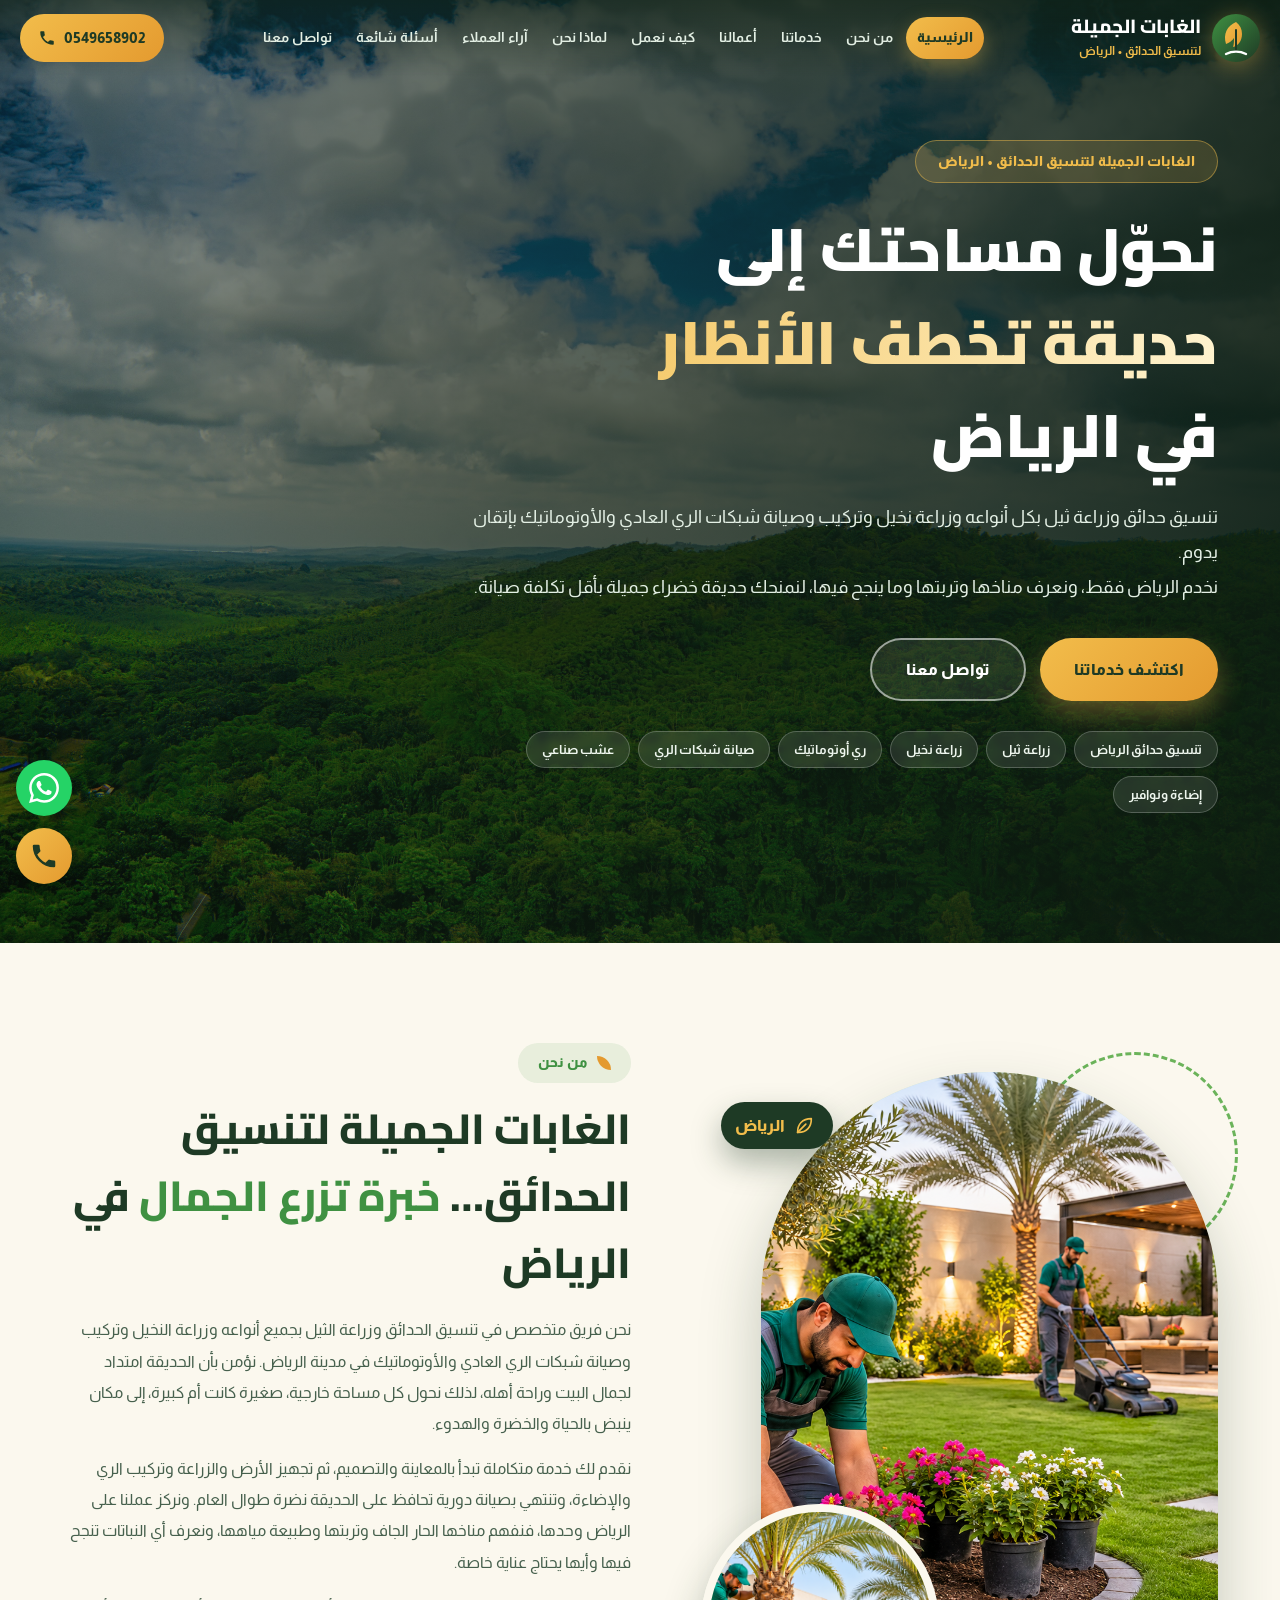
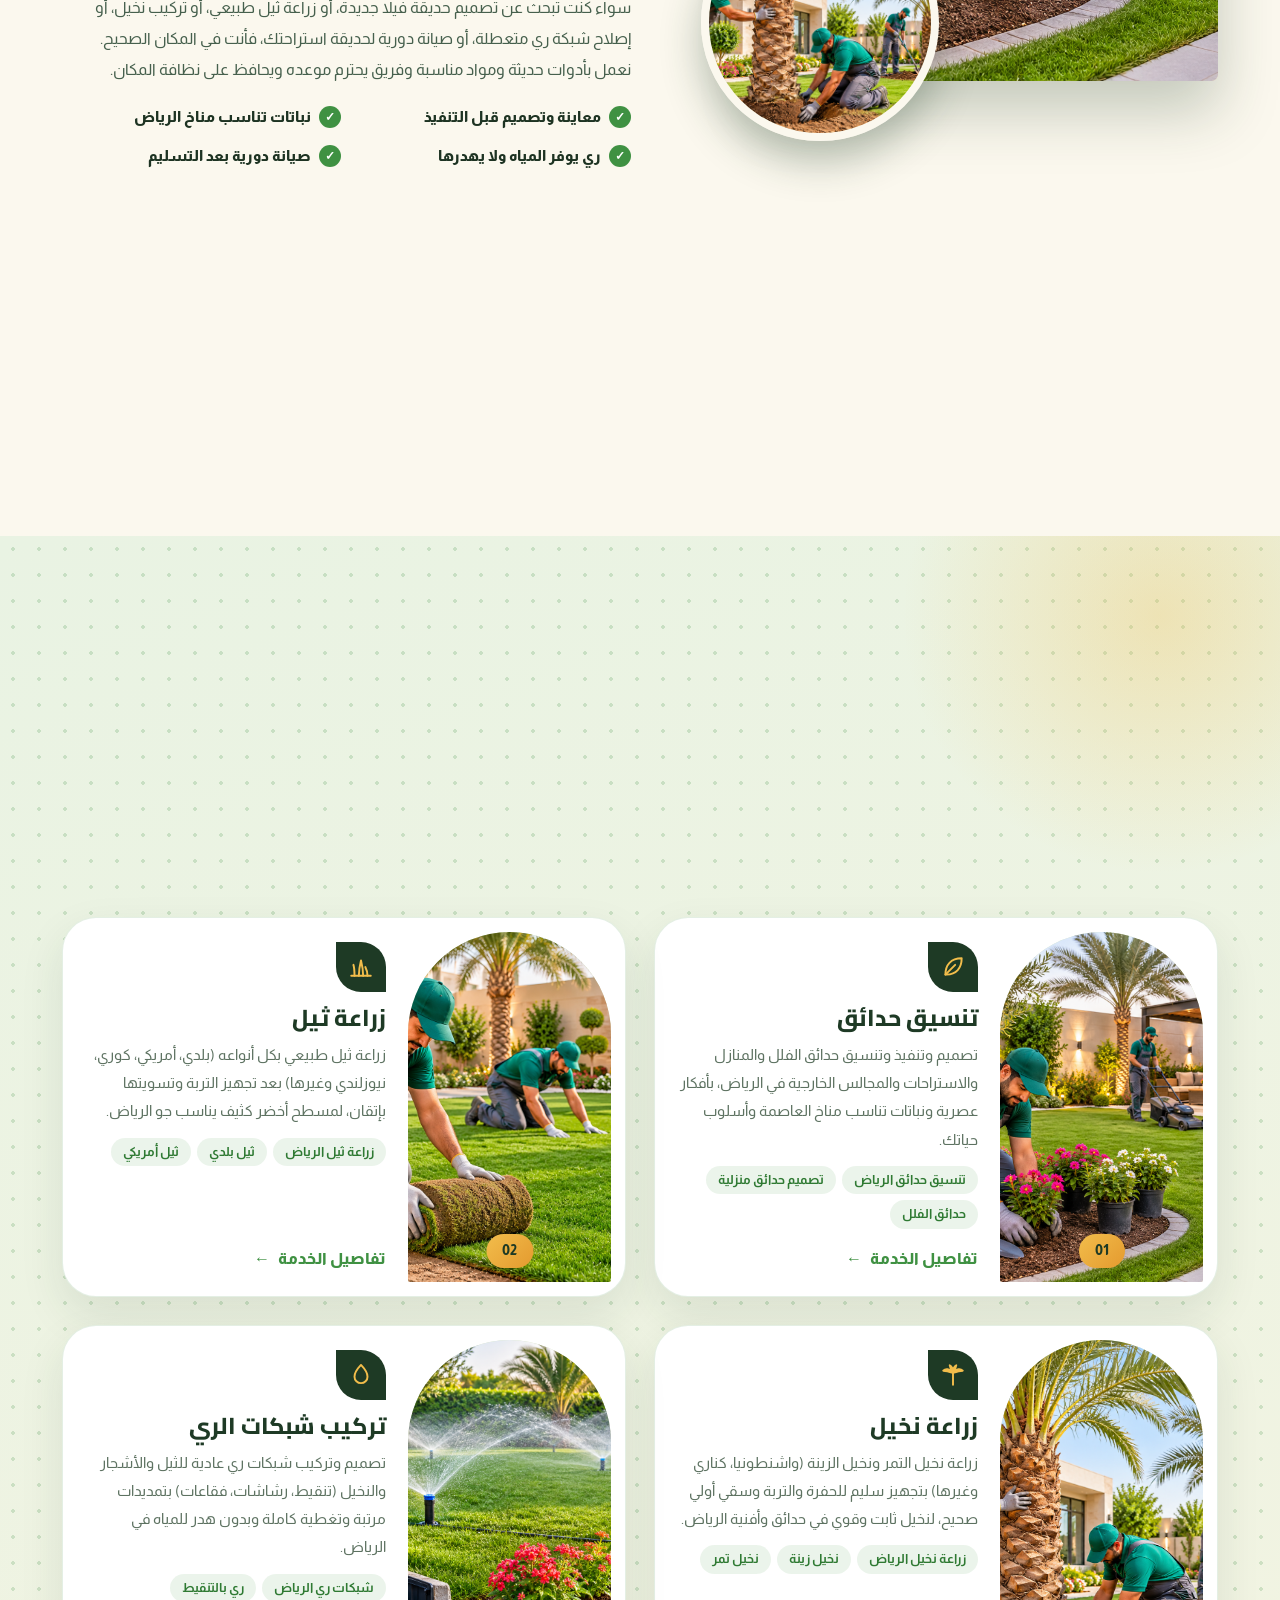
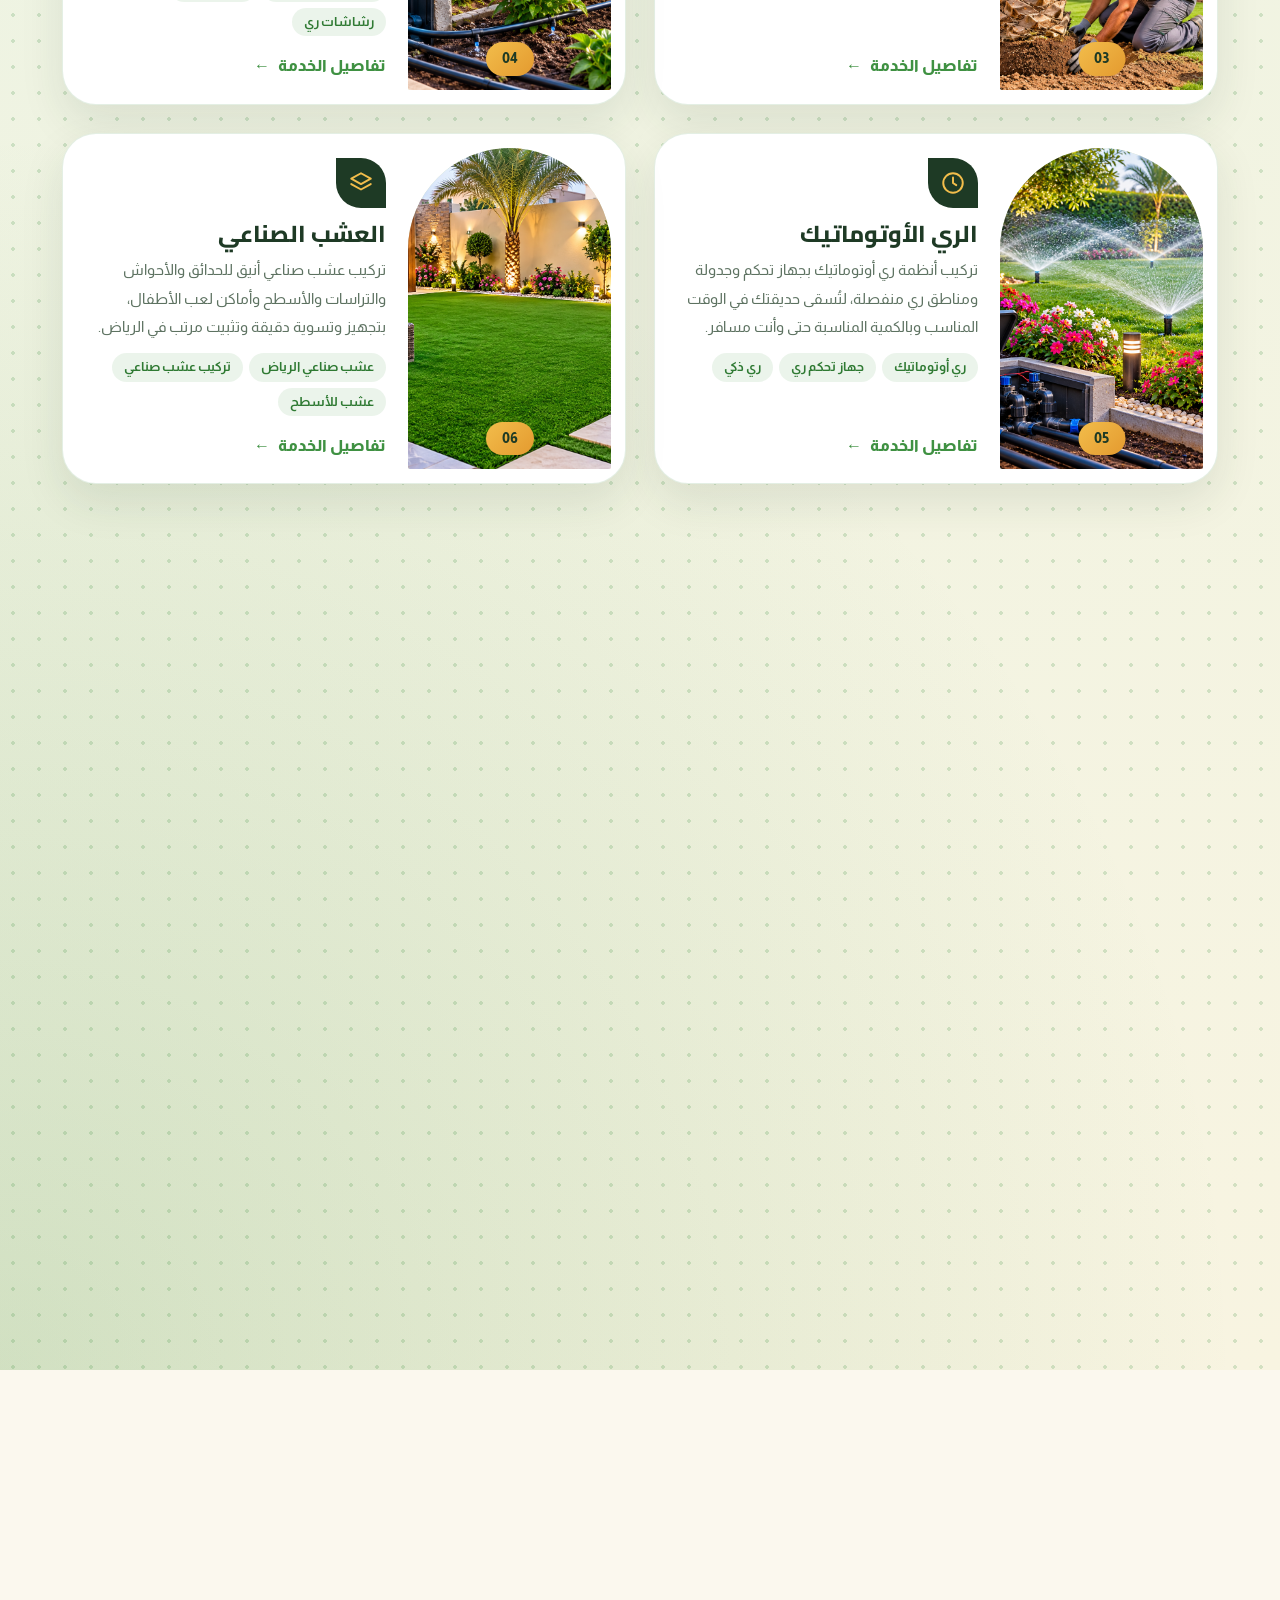
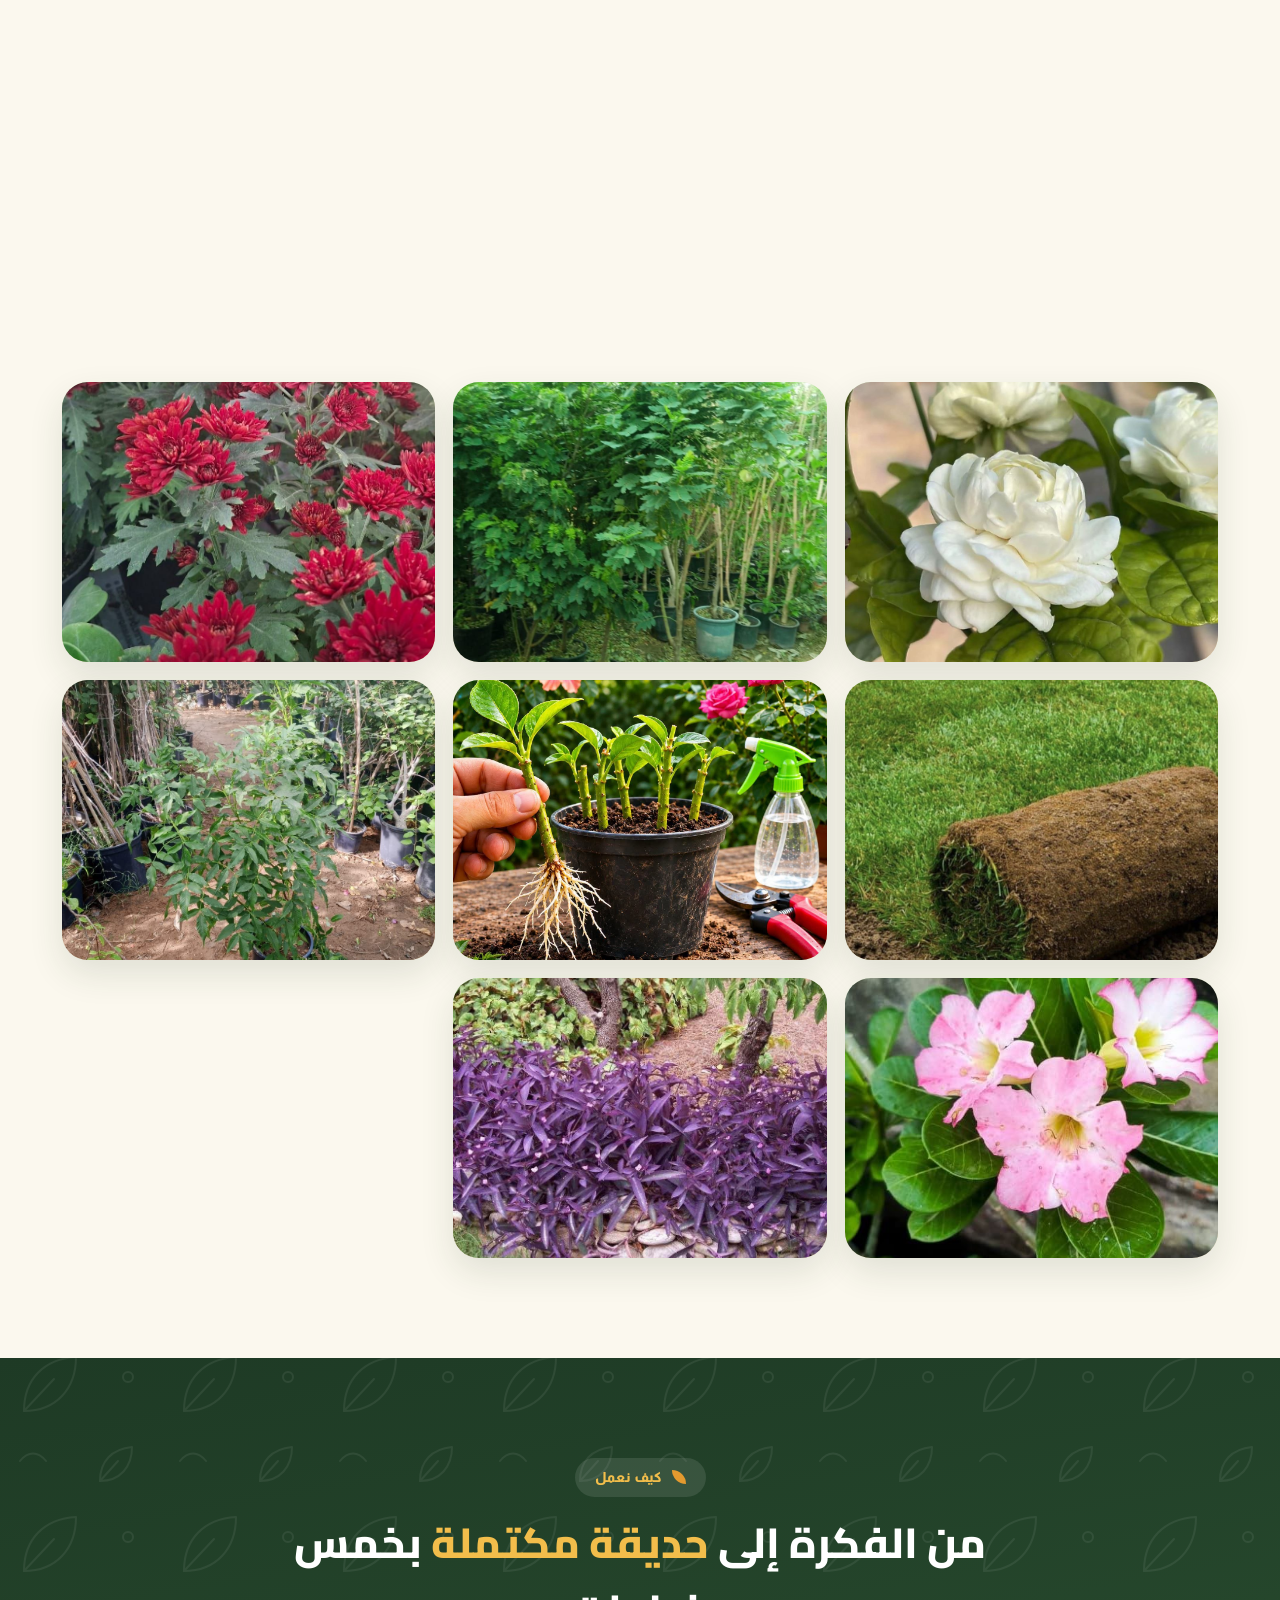
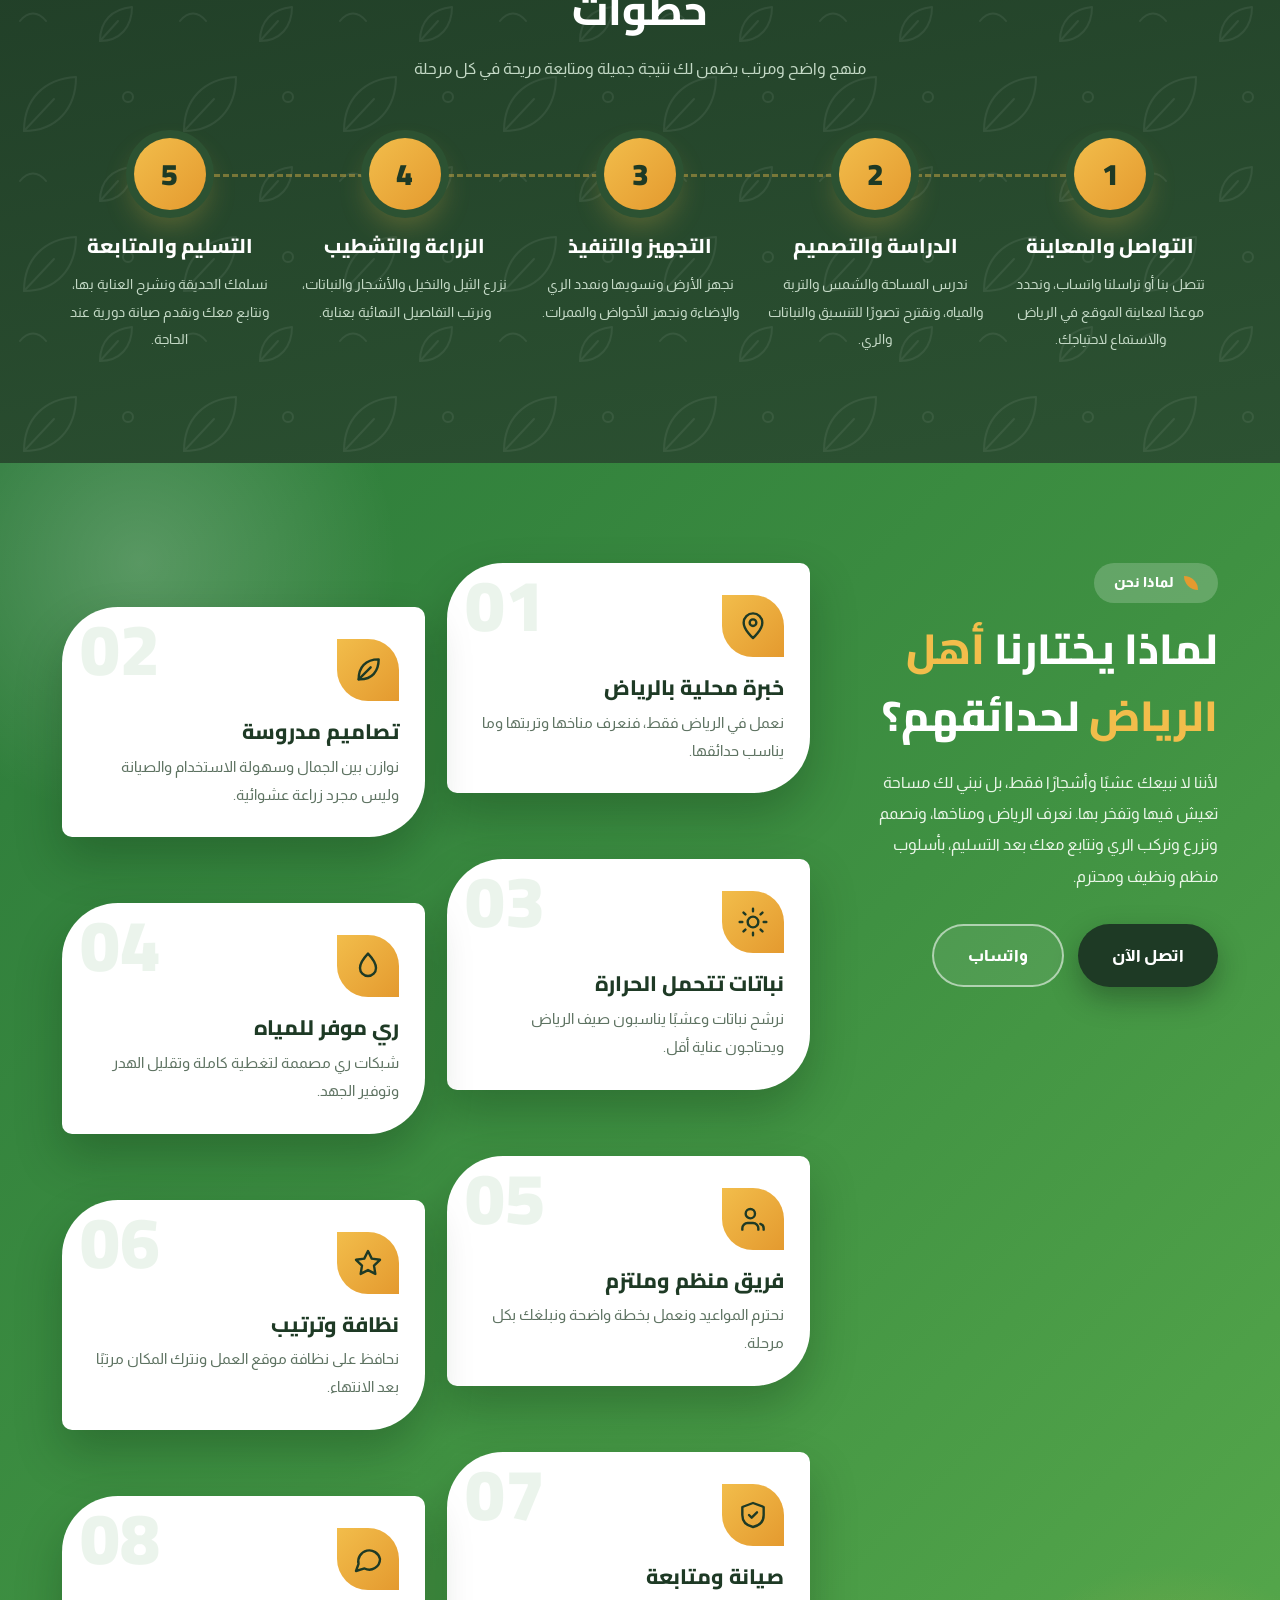
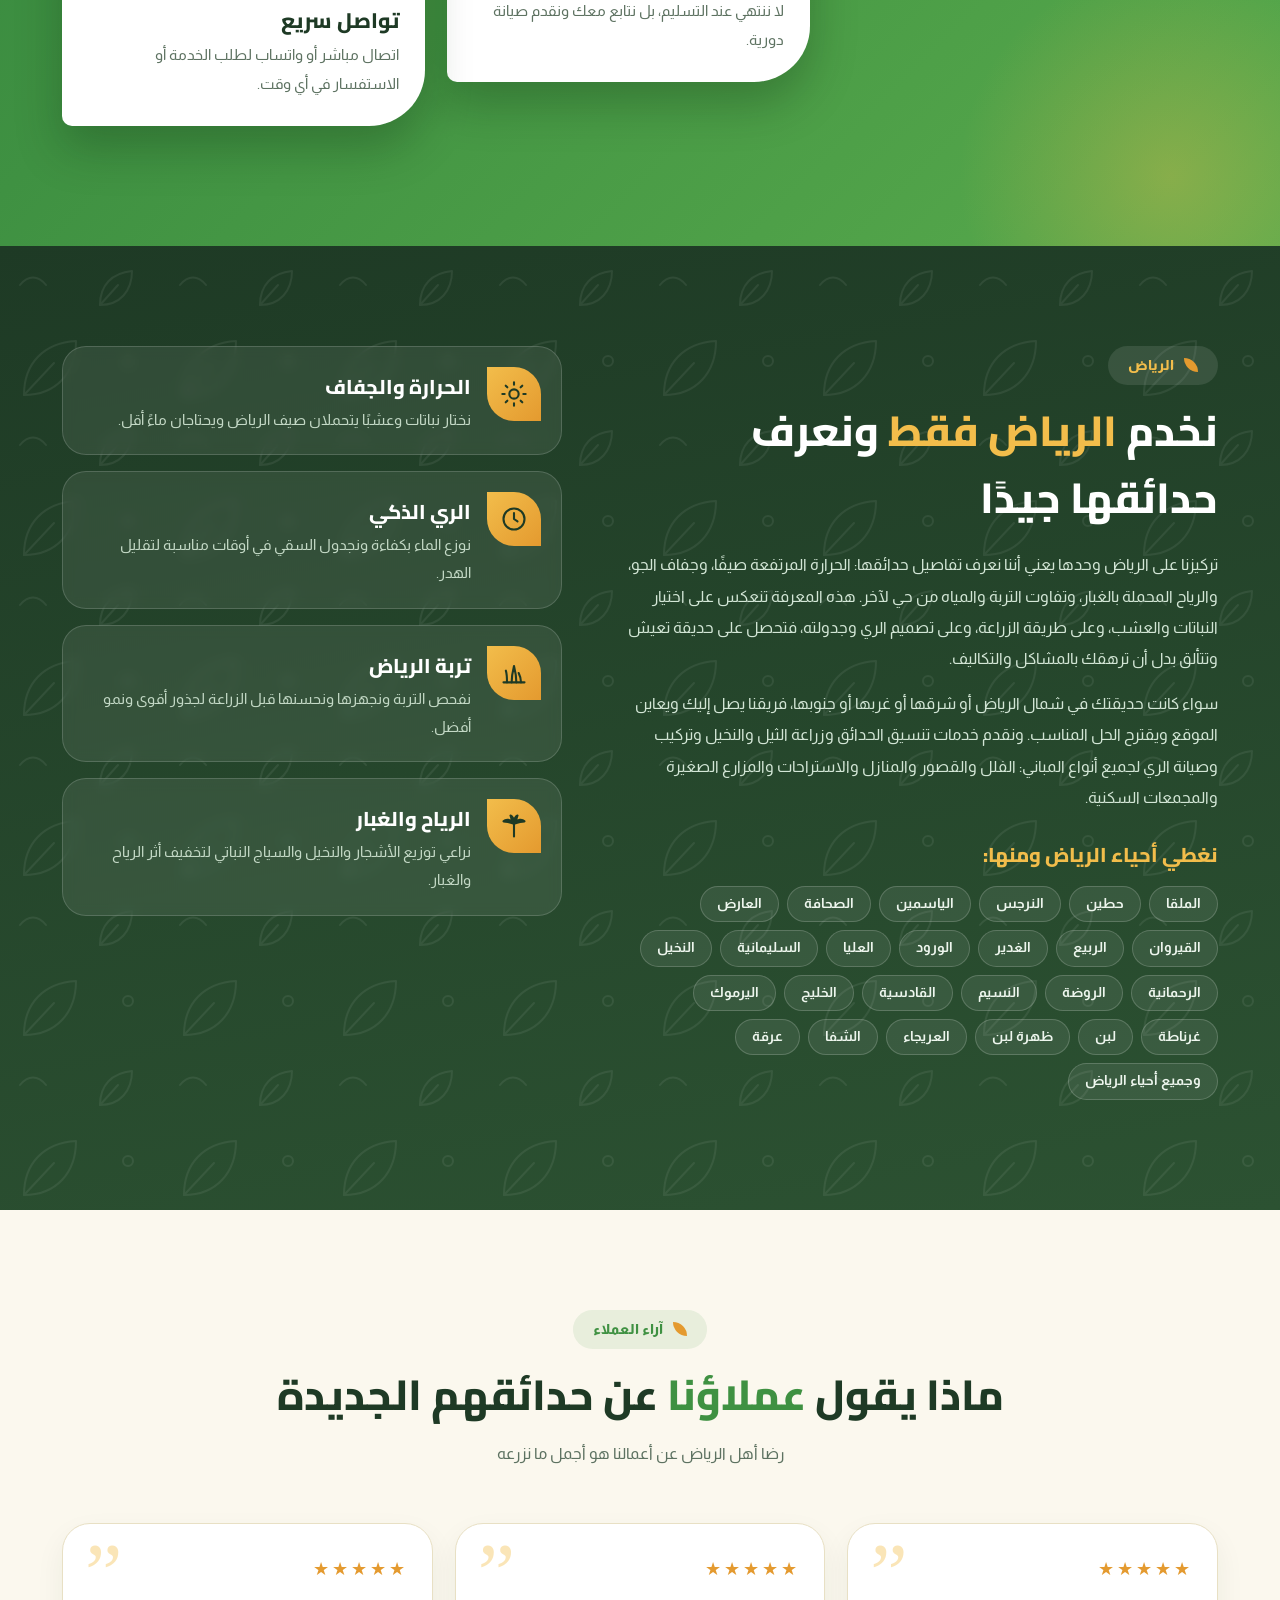
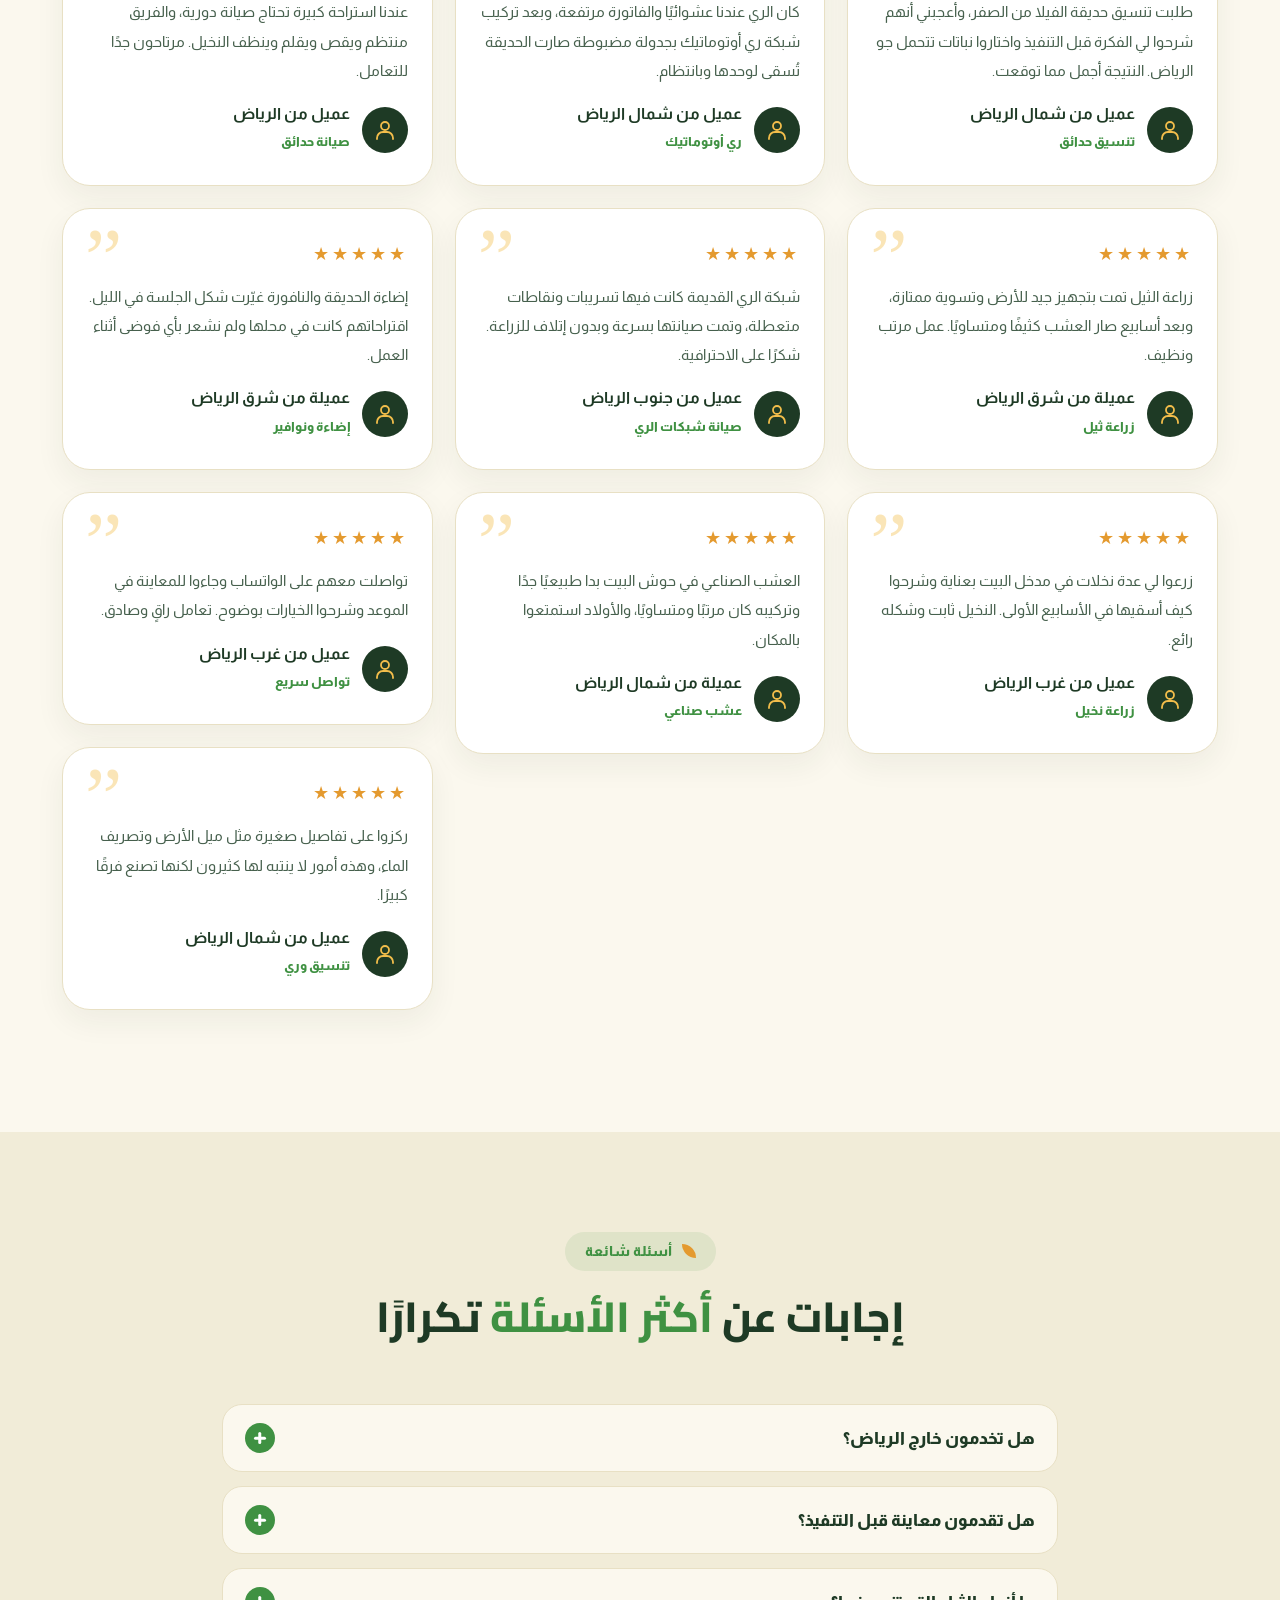
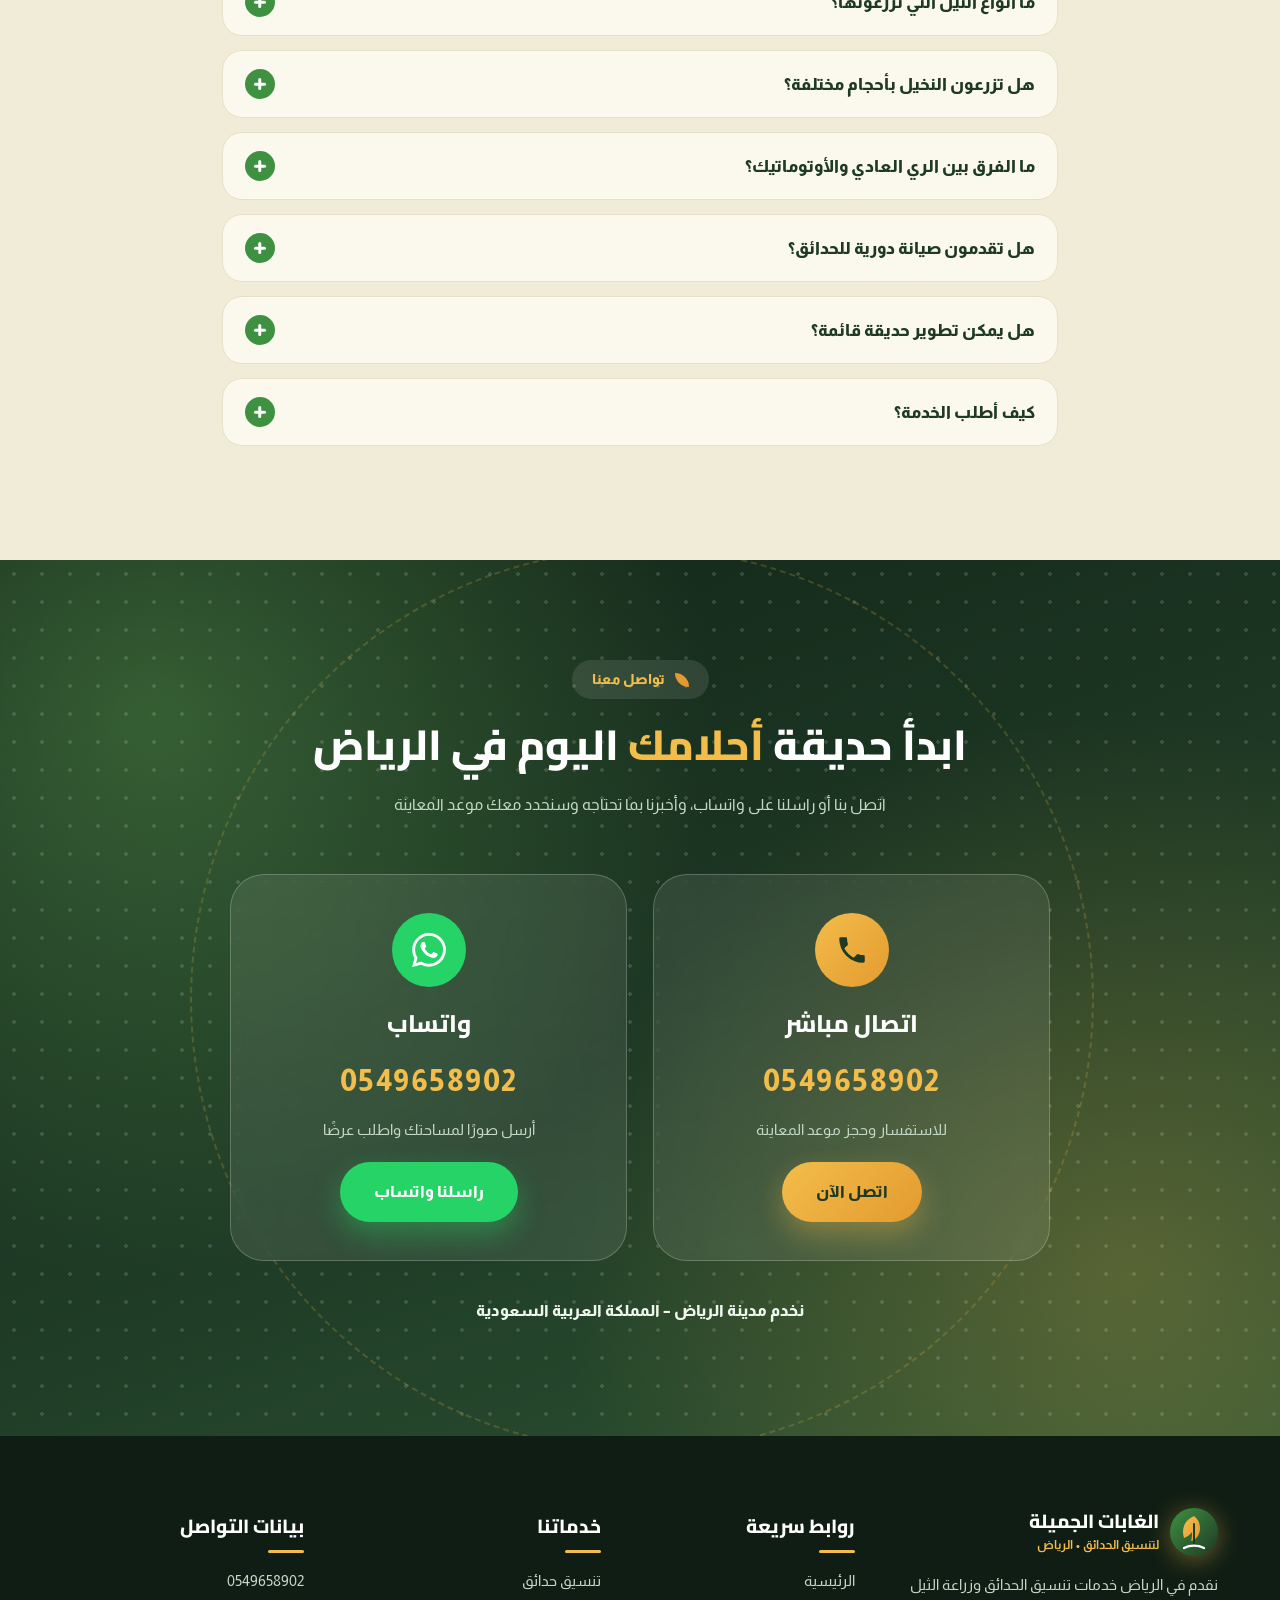
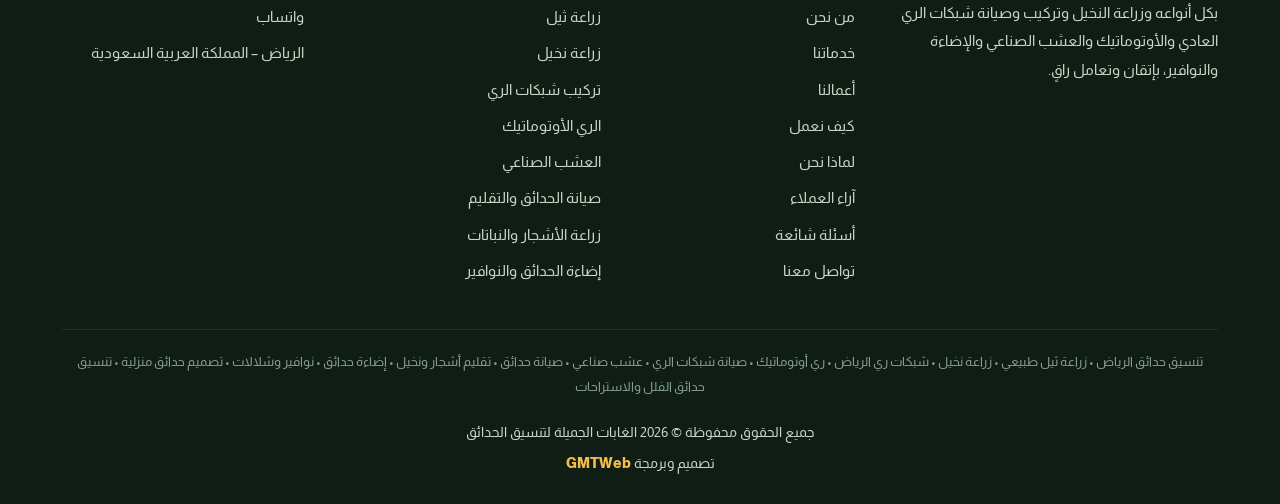
<file: index.html>
<!DOCTYPE html>
<html lang="ar" dir="rtl">
<head>
<meta charset="UTF-8">
<meta name="viewport" content="width=device-width, initial-scale=1, viewport-fit=cover">
<title>الغابات الجميلة لتنسيق الحدائق بالرياض | تنسيق حدائق وزراعة ثيل ونخيل وشبكات ري</title>
<meta name="description" content="الغابات الجميلة لتنسيق الحدائق في الرياض: تنسيق حدائق الفلل والمنازل والاستراحات، زراعة ثيل طبيعي بكل أنواعه، زراعة نخيل، تركيب وصيانة شبكات الري العادي والأوتوماتيك، عشب صناعي وإضاءة ونوافير. اتصل الآن 0549658902">
<meta name="keywords" content="تنسيق حدائق الرياض, شركة تنسيق حدائق بالرياض, تصميم حدائق منزلية الرياض, زراعة ثيل الرياض, ثيل طبيعي, ثيل بلدي, ثيل أمريكي, زراعة نخيل الرياض, تركيب نخيل, شبكات ري الرياض, ري أوتوماتيك, ري بالتنقيط, صيانة شبكات الري, عشب صناعي الرياض, صيانة حدائق الرياض, تقليم أشجار ونخيل, إضاءة حدائق, نوافير وشلالات, مهندس تنسيق حدائق, الغابات الجميلة لتنسيق الحدائق">
<meta name="theme-color" content="#1e3a25">
<meta name="robots" content="index, follow">
<meta property="og:title" content="الغابات الجميلة لتنسيق الحدائق بالرياض">
<meta property="og:description" content="تنسيق حدائق، زراعة ثيل ونخيل، وتركيب وصيانة شبكات الري في الرياض.">
<meta property="og:type" content="website">
<meta property="og:locale" content="ar_SA">
<link rel="preconnect" href="https://fonts.googleapis.com">
<link rel="preconnect" href="https://fonts.gstatic.com" crossorigin>
<link href="https://fonts.googleapis.com/css2?family=Almarai:wght@400;700;800&family=Cairo:wght@600;700;800;900&display=swap" rel="stylesheet">
<link rel="stylesheet" href="style.css">
<script type="application/ld+json">{"@context":"https://schema.org","@type":"HomeAndConstructionBusiness","name":"الغابات الجميلة لتنسيق الحدائق","telephone":"+966549658902","address":{"@type":"PostalAddress","addressLocality":"الرياض","addressCountry":"SA"},"areaServed":"الرياض","description":"تنسيق حدائق وزراعة ثيل ونخيل وتركيب وصيانة شبكات الري العادي والأوتوماتيك في الرياض"}</script>
</head>
<body>
<main>

<section id="home" class="hero">
<div class="hero-bg"></div>
<div class="hero-ov"></div>
<div class="wrap hero-in">
<span class="tag rev" data-a="down">الغابات الجميلة لتنسيق الحدائق • الرياض</span>
<h1 class="rev" data-a="up" data-d="1">نحوّل مساحتك إلى <em>حديقة تخطف الأنظار</em> في الرياض</h1>
<p class="rev" data-a="up" data-d="2">تنسيق حدائق وزراعة ثيل بكل أنواعه وزراعة نخيل وتركيب وصيانة شبكات الري العادي والأوتوماتيك بإتقان يدوم.<br>نخدم الرياض فقط، ونعرف مناخها وتربتها وما ينجح فيها، لنمنحك حديقة خضراء جميلة بأقل تكلفة صيانة.</p>
<div class="cta rev" data-a="zoom" data-d="3">
<a class="btn pri" href="#services">اكتشف خدماتنا</a>
<a class="btn gh" href="#contact">تواصل معنا</a>
</div>
<ul class="chips rev" data-a="up" data-d="4">
<li>تنسيق حدائق الرياض</li><li>زراعة ثيل</li><li>زراعة نخيل</li><li>ري أوتوماتيك</li><li>صيانة شبكات الري</li><li>عشب صناعي</li><li>إضاءة ونوافير</li>
</ul>
</div>
</section>

<section id="about" class="about">
<div class="wrap">
<div class="ab">
<div class="ab-img rev" data-a="right">
<div class="ar"><img src="images/serv1.png" alt="تنسيق حدائق في الرياض" loading="lazy"></div>
<div class="ar2"><img src="images/serv3.png" alt="زراعة ثيل ونخيل في الرياض" loading="lazy"></div>
<div class="bdg"><i data-ic="leaf"></i><span>الرياض</span></div>
</div>
<div class="ab-tx">
<div class="sec-h l"><span class="k rev" data-a="down">من نحن</span><h2 class="rev" data-a="up" data-d="1">الغابات الجميلة لتنسيق الحدائق… <span>خبرة تزرع الجمال</span> في الرياض</h2></div>
<p class="rev" data-a="up">نحن فريق متخصص في تنسيق الحدائق وزراعة الثيل بجميع أنواعه وزراعة النخيل وتركيب وصيانة شبكات الري العادي والأوتوماتيك في مدينة الرياض. نؤمن بأن الحديقة امتداد لجمال البيت وراحة أهله، لذلك نحول كل مساحة خارجية، صغيرة كانت أم كبيرة، إلى مكان ينبض بالحياة والخضرة والهدوء.</p>
<p class="rev" data-a="up" data-d="1">نقدم لك خدمة متكاملة تبدأ بالمعاينة والتصميم، ثم تجهيز الأرض والزراعة وتركيب الري والإضاءة، وتنتهي بصيانة دورية تحافظ على الحديقة نضرة طوال العام. ونركز عملنا على الرياض وحدها، فنفهم مناخها الحار الجاف وتربتها وطبيعة مياهها، ونعرف أي النباتات تنجح فيها وأيها يحتاج عناية خاصة.</p>
<p class="rev" data-a="up" data-d="2">سواء كنت تبحث عن تصميم حديقة فيلا جديدة، أو زراعة ثيل طبيعي، أو تركيب نخيل، أو إصلاح شبكة ري متعطلة، أو صيانة دورية لحديقة استراحتك، فأنت في المكان الصحيح. نعمل بأدوات حديثة ومواد مناسبة وفريق يحترم موعده ويحافظ على نظافة المكان.</p>
<ul class="ck rev" data-a="up" data-d="3">
<li>معاينة وتصميم قبل التنفيذ</li><li>نباتات تناسب مناخ الرياض</li><li>ري يوفر المياه ولا يهدرها</li><li>صيانة دورية بعد التسليم</li>
</ul>
</div>
</div>
<div class="band">
<div class="bd rev" data-a="up"><i data-ic="leaf"></i><b>تنسيق وتصميم</b><span>حدائق الفلل والاستراحات والمنازل</span></div>
<div class="bd rev" data-a="up" data-d="1"><i data-ic="grass"></i><b>زراعة</b><span>ثيل ونخيل وأشجار ونباتات زينة</span></div>
<div class="bd rev" data-a="up" data-d="2"><i data-ic="drop"></i><b>ري وصيانة</b><span>شبكات ري عادي وأوتوماتيك</span></div>
<div class="bd rev" data-a="up" data-d="3"><i data-ic="pin"></i><b>الرياض فقط</b><span>تركيز كامل على عاصمتنا الجميلة</span></div>
</div>
</div>
</section>

<section id="services" class="services">
<div class="wrap">
<div class="sec-h"><span class="k rev" data-a="down">خدماتنا</span><h2 class="rev" data-a="up" data-d="1">خدمات <span>الحدائق والزراعة والري</span> تحت سقف واحد</h2><p class="rev" data-a="up" data-d="2">كل خدمة لها تفاصيلها وخطواتها وأسئلتها الشائعة، اضغط على أي خدمة لتعرف عنها كل شيء قبل أن تقرر</p></div>
<div class="sv-list">

<a class="sv rev" data-a="up" href="service.html?id=1">
<div class="pic"><img src="images/serv1.png" alt="تنسيق حدائق الرياض" loading="lazy"><span class="no">01</span></div>
<div class="cb"><span class="ic"><i data-ic="leaf"></i></span><h3>تنسيق حدائق</h3><p>تصميم وتنفيذ وتنسيق حدائق الفلل والمنازل والاستراحات والمجالس الخارجية في الرياض، بأفكار عصرية ونباتات تناسب مناخ العاصمة وأسلوب حياتك.</p>
<div class="tg"><span>تنسيق حدائق الرياض</span><span>تصميم حدائق منزلية</span><span>حدائق الفلل</span></div>
<span class="more">تفاصيل الخدمة <b>←</b></span></div>
</a>

<a class="sv rev" data-a="up" data-d="1" href="service.html?id=2">
<div class="pic"><img src="images/serv2.png" alt="زراعة ثيل الرياض" loading="lazy"><span class="no">02</span></div>
<div class="cb"><span class="ic"><i data-ic="grass"></i></span><h3>زراعة ثيل</h3><p>زراعة ثيل طبيعي بكل أنواعه (بلدي، أمريكي، كوري، نيوزلندي وغيرها) بعد تجهيز التربة وتسويتها بإتقان، لمسطح أخضر كثيف يناسب جو الرياض.</p>
<div class="tg"><span>زراعة ثيل الرياض</span><span>ثيل بلدي</span><span>ثيل أمريكي</span></div>
<span class="more">تفاصيل الخدمة <b>←</b></span></div>
</a>

<a class="sv rev" data-a="up" href="service.html?id=3">
<div class="pic"><img src="images/serv3.png" alt="زراعة نخيل الرياض" loading="lazy"><span class="no">03</span></div>
<div class="cb"><span class="ic"><i data-ic="palm"></i></span><h3>زراعة نخيل</h3><p>زراعة نخيل التمر ونخيل الزينة (واشنطونيا، كناري وغيرها) بتجهيز سليم للحفرة والتربة وسقي أولي صحيح، لنخيل ثابت وقوي في حدائق وأفنية الرياض.</p>
<div class="tg"><span>زراعة نخيل الرياض</span><span>نخيل زينة</span><span>نخيل تمر</span></div>
<span class="more">تفاصيل الخدمة <b>←</b></span></div>
</a>

<a class="sv rev" data-a="up" data-d="1" href="service.html?id=4">
<div class="pic"><img src="images/serv4.png" alt="تركيب شبكات الري الرياض" loading="lazy"><span class="no">04</span></div>
<div class="cb"><span class="ic"><i data-ic="drop"></i></span><h3>تركيب شبكات الري</h3><p>تصميم وتركيب شبكات ري عادية للثيل والأشجار والنخيل (تنقيط، رشاشات، فقاعات) بتمديدات مرتبة وتغطية كاملة وبدون هدر للمياه في الرياض.</p>
<div class="tg"><span>شبكات ري الرياض</span><span>ري بالتنقيط</span><span>رشاشات ري</span></div>
<span class="more">تفاصيل الخدمة <b>←</b></span></div>
</a>

<a class="sv rev" data-a="up" href="service.html?id=5">
<div class="pic"><img src="images/serv5.png" alt="ري أوتوماتيك الرياض" loading="lazy"><span class="no">05</span></div>
<div class="cb"><span class="ic"><i data-ic="clock"></i></span><h3>الري الأوتوماتيك</h3><p>تركيب أنظمة ري أوتوماتيك بجهاز تحكم وجدولة ومناطق ري منفصلة، لتُسقى حديقتك في الوقت المناسب وبالكمية المناسبة حتى وأنت مسافر.</p>
<div class="tg"><span>ري أوتوماتيك</span><span>جهاز تحكم ري</span><span>ري ذكي</span></div>
<span class="more">تفاصيل الخدمة <b>←</b></span></div>
</a>

<a class="sv rev" data-a="up" href="service.html?id=6">
<div class="pic"><img src="images/serv6.png" alt="عشب صناعي الرياض" loading="lazy"><span class="no">06</span></div>
<div class="cb"><span class="ic"><i data-ic="layers"></i></span><h3>العشب الصناعي</h3><p>تركيب عشب صناعي أنيق للحدائق والأحواش والتراسات والأسطح وأماكن لعب الأطفال، بتجهيز وتسوية دقيقة وتثبيت مرتب في الرياض.</p>
<div class="tg"><span>عشب صناعي الرياض</span><span>تركيب عشب صناعي</span><span>عشب للأسطح</span></div>
<span class="more">تفاصيل الخدمة <b>←</b></span></div>
</a>

<a class="sv rev" data-a="up" data-d="1" href="service.html?id=7">
<div class="pic"><img src="images/serv7.png" alt="صيانة حدائق وتقليم الرياض" loading="lazy"><span class="no">07</span></div>
<div class="cb"><span class="ic"><i data-ic="scissors"></i></span><h3>صيانة الحدائق والتقليم</h3><p>صيانة دورية للحدائق تشمل القص والتقليم وتنظيف النخيل والتسميد ومكافحة الآفات، للحفاظ على حديقتك نضرة ومرتبة طوال العام في الرياض.</p>
<div class="tg"><span>صيانة حدائق الرياض</span><span>تقليم أشجار</span><span>تنظيف نخيل</span></div>
<span class="more">تفاصيل الخدمة <b>←</b></span></div>
</a>

<a class="sv rev" data-a="up" href="service.html?id=8">
<div class="pic"><img src="images/serv8.png" alt="زراعة أشجار ونباتات زينة الرياض" loading="lazy"><span class="no">08</span></div>
<div class="cb"><span class="ic"><i data-ic="sparkle"></i></span><h3>زراعة الأشجار والنباتات</h3><p>توريد وزراعة أشجار الظل والشجيرات ونباتات الزينة والمتسلقات والورود المناسبة لمناخ الرياض، بتوزيع جمالي يمنح حديقتك ألوانًا وعمقًا.</p>
<div class="tg"><span>زراعة أشجار الرياض</span><span>نباتات زينة</span><span>شجيرات وورود</span></div>
<span class="more">تفاصيل الخدمة <b>←</b></span></div>
</a>

<a class="sv rev" data-a="up" data-d="1" href="service.html?id=9">
<div class="pic"><img src="images/serv9.png" alt="إضاءة حدائق ونوافير الرياض" loading="lazy"><span class="no">09</span></div>
<div class="cb"><span class="ic"><i data-ic="bulb"></i></span><h3>إضاءة الحدائق والنوافير</h3><p>تركيب إضاءة خارجية للممرات والأشجار والنخيل وتنفيذ نوافير وشلالات تمنح حديقتك سحرًا خاصًا في الليل وهدوءًا في النهار.</p>
<div class="tg"><span>إضاءة حدائق</span><span>نوافير وشلالات</span><span>إنارة خارجية</span></div>
<span class="more">تفاصيل الخدمة <b>←</b></span></div>
</a>
</div>
</div>
</section>

<section id="works" class="works">
<div class="wrap">
<div class="sec-h"><span class="k rev" data-a="down">معرض أعمالنا</span><h2 class="rev" data-a="up" data-d="1">أعمال <span>تتحدث عن نفسها</span></h2><p class="rev" data-a="up" data-d="2">لقطات من حدائق ومشاريع زراعة وري نفذناها في الرياض، شاهد الفيديو وتصفح الصور</p></div>
<div class="mg">
<div class="mi mv rev" data-a="zoom"><video controls playsinline preload="metadata"><source src="images/vid.mp4" type="video/mp4">متصفحك لا يدعم تشغيل الفيديو.</video></div>
<button class="mi gi rev" data-a="zoom" data-d="1" aria-label="عرض الصورة"><img src="images/photo_6037393781365084455_y.jpg" alt="تنسيق حدائق في الرياض" loading="lazy"></button>
<button class="mi gi rev" data-a="zoom" data-d="2" aria-label="عرض الصورة"><img src="images/photo_6037393781365084456_y.jpg" alt="زراعة ثيل في الرياض" loading="lazy"></button>
<button class="mi gi rev" data-a="zoom" aria-label="عرض الصورة"><img src="images/photo_6037393781365084457_y.jpg" alt="زراعة نخيل في الرياض" loading="lazy"></button>
<button class="mi gi rev" data-a="zoom" data-d="1" aria-label="عرض الصورة"><img src="images/photo_6037393781365084458_y.jpg" alt="تركيب شبكة ري في الرياض" loading="lazy"></button>
<button class="mi gi rev" data-a="zoom" data-d="2" aria-label="عرض الصورة"><img src="images/photo_6037393781365084459_y.jpg" alt="حديقة منزلية في الرياض" loading="lazy"></button>
<button class="mi gi rev" data-a="zoom" aria-label="عرض الصورة"><img src="images/photo_6037393781365084460_y.jpg" alt="تنسيق استراحة في الرياض" loading="lazy"></button>
<button class="mi gi rev" data-a="zoom" data-d="1" aria-label="عرض الصورة"><img src="images/photo_6037393781365084461_y.jpg" alt="عشب صناعي في الرياض" loading="lazy"></button>
<button class="mi gi rev" data-a="zoom" data-d="2" aria-label="عرض الصورة"><img src="images/photo_6037393781365084462_y.jpg" alt="إضاءة حديقة في الرياض" loading="lazy"></button>
<button class="mi gi rev" data-a="zoom" data-d="2" aria-label="عرض الصورة"><img src="images/photo_6037393781365084463_y.jpg" alt="إضاءة حديقة في الرياض" loading="lazy"></button>
<button class="mi gi rev" data-a="zoom" data-d="2" aria-label="عرض الصورة"><img src="images/photo_6037393781365084464_x.jpg" alt="إضاءة حديقة في الرياض" loading="lazy"></button>
</div>
</div>
</section>

<section id="process" class="process pat">
<div class="wrap">
<div class="sec-h"><span class="k rev" data-a="down">كيف نعمل</span><h2 class="rev" data-a="up" data-d="1">من الفكرة إلى <span>حديقة مكتملة</span> بخمس خطوات</h2><p class="rev" data-a="up" data-d="2">منهج واضح ومرتب يضمن لك نتيجة جميلة ومتابعة مريحة في كل مرحلة</p></div>
<div class="steps">
<div class="stp rev" data-a="up"><span class="sn">1</span><h3>التواصل والمعاينة</h3><p>تتصل بنا أو تراسلنا واتساب، ونحدد موعدًا لمعاينة الموقع في الرياض والاستماع لاحتياجك.</p></div>
<div class="stp rev" data-a="up" data-d="1"><span class="sn">2</span><h3>الدراسة والتصميم</h3><p>ندرس المساحة والشمس والتربة والمياه، ونقترح تصورًا للتنسيق والنباتات والري.</p></div>
<div class="stp rev" data-a="up" data-d="2"><span class="sn">3</span><h3>التجهيز والتنفيذ</h3><p>نجهز الأرض ونسويها ونمدد الري والإضاءة ونجهز الأحواض والممرات.</p></div>
<div class="stp rev" data-a="up" data-d="3"><span class="sn">4</span><h3>الزراعة والتشطيب</h3><p>نزرع الثيل والنخيل والأشجار والنباتات، ونرتب التفاصيل النهائية بعناية.</p></div>
<div class="stp rev" data-a="up" data-d="4"><span class="sn">5</span><h3>التسليم والمتابعة</h3><p>نسلمك الحديقة ونشرح العناية بها، ونتابع معك ونقدم صيانة دورية عند الحاجة.</p></div>
</div>
</div>
</section>

<section id="why" class="why">
<div class="wrap wy-wrap">
<div class="wy-intro">
<div class="sec-h l"><span class="k rev" data-a="down">لماذا نحن</span><h2 class="rev" data-a="up" data-d="1">لماذا يختارنا <span>أهل الرياض</span> لحدائقهم؟</h2></div>
<p class="rev" data-a="up" data-d="1">لأننا لا نبيعك عشبًا وأشجارًا فقط، بل نبني لك مساحة تعيش فيها وتفخر بها. نعرف الرياض ومناخها، ونصمم ونزرع ونركب الري ونتابع معك بعد التسليم، بأسلوب منظم ونظيف ومحترم.</p>
<div class="cta rev" data-a="up" data-d="2">
<a class="btn dk2" href="tel:+966549658902">اتصل الآن</a>
<a class="btn gh" href="https://wa.me/966549658902" target="_blank" rel="noopener">واتساب</a>
</div>
</div>
<div class="wy-grid">
<div class="wy rev" data-a="up"><em>01</em><span class="wi"><i data-ic="pin"></i></span><h3>خبرة محلية بالرياض</h3><p>نعمل في الرياض فقط، فنعرف مناخها وتربتها وما يناسب حدائقها.</p></div>
<div class="wy rev" data-a="up" data-d="1"><em>02</em><span class="wi"><i data-ic="leaf"></i></span><h3>تصاميم مدروسة</h3><p>نوازن بين الجمال وسهولة الاستخدام والصيانة وليس مجرد زراعة عشوائية.</p></div>
<div class="wy rev" data-a="up" data-d="2"><em>03</em><span class="wi"><i data-ic="sun"></i></span><h3>نباتات تتحمل الحرارة</h3><p>نرشح نباتات وعشبًا يناسبون صيف الرياض ويحتاجون عناية أقل.</p></div>
<div class="wy rev" data-a="up" data-d="3"><em>04</em><span class="wi"><i data-ic="drop"></i></span><h3>ري موفر للمياه</h3><p>شبكات ري مصممة لتغطية كاملة وتقليل الهدر وتوفير الجهد.</p></div>
<div class="wy rev" data-a="up"><em>05</em><span class="wi"><i data-ic="users"></i></span><h3>فريق منظم وملتزم</h3><p>نحترم المواعيد ونعمل بخطة واضحة ونبلغك بكل مرحلة.</p></div>
<div class="wy rev" data-a="up" data-d="1"><em>06</em><span class="wi"><i data-ic="sparkle"></i></span><h3>نظافة وترتيب</h3><p>نحافظ على نظافة موقع العمل ونترك المكان مرتبًا بعد الانتهاء.</p></div>
<div class="wy rev" data-a="up" data-d="2"><em>07</em><span class="wi"><i data-ic="shield"></i></span><h3>صيانة ومتابعة</h3><p>لا ننتهي عند التسليم، بل نتابع معك ونقدم صيانة دورية.</p></div>
<div class="wy rev" data-a="up" data-d="3"><em>08</em><span class="wi"><i data-ic="chat"></i></span><h3>تواصل سريع</h3><p>اتصال مباشر أو واتساب لطلب الخدمة أو الاستفسار في أي وقت.</p></div>
</div>
</div>
</section>

<section id="riyadh" class="riyadh pat" data-nav="why">
<div class="wrap">
<div class="ry">
<div class="ry-tx">
<div class="sec-h l"><span class="k rev" data-a="down">الرياض</span><h2 class="rev" data-a="up" data-d="1">نخدم <span>الرياض فقط</span> ونعرف حدائقها جيدًا</h2></div>
<p class="rev" data-a="up">تركيزنا على الرياض وحدها يعني أننا نعرف تفاصيل حدائقها: الحرارة المرتفعة صيفًا، وجفاف الجو، والرياح المحملة بالغبار، وتفاوت التربة والمياه من حي لآخر. هذه المعرفة تنعكس على اختيار النباتات والعشب، وعلى طريقة الزراعة، وعلى تصميم الري وجدولته، فتحصل على حديقة تعيش وتتألق بدل أن ترهقك بالمشاكل والتكاليف.</p>
<p class="rev" data-a="up" data-d="1">سواء كانت حديقتك في شمال الرياض أو شرقها أو غربها أو جنوبها، فريقنا يصل إليك ويعاين الموقع ويقترح الحل المناسب. ونقدم خدمات تنسيق الحدائق وزراعة الثيل والنخيل وتركيب وصيانة الري لجميع أنواع المباني: الفلل والقصور والمنازل والاستراحات والمزارع الصغيرة والمجمعات السكنية.</p>
<h4 class="rev" data-a="up">نغطي أحياء الرياض ومنها:</h4>
<ul class="dis rev" data-a="up">
<li>الملقا</li><li>حطين</li><li>النرجس</li><li>الياسمين</li><li>الصحافة</li><li>العارض</li><li>القيروان</li><li>الربيع</li><li>الغدير</li><li>الورود</li><li>العليا</li><li>السليمانية</li><li>النخيل</li><li>الرحمانية</li><li>الروضة</li><li>النسيم</li><li>القادسية</li><li>الخليج</li><li>اليرموك</li><li>غرناطة</li><li>لبن</li><li>ظهرة لبن</li><li>العريجاء</li><li>الشفا</li><li>عرقة</li><li>وجميع أحياء الرياض</li>
</ul>
</div>
<div class="ry-f">
<div class="rf rev" data-a="left"><span class="wi"><i data-ic="sun"></i></span><div><h3>الحرارة والجفاف</h3><p>نختار نباتات وعشبًا يتحملان صيف الرياض ويحتاجان ماءً أقل.</p></div></div>
<div class="rf rev" data-a="left" data-d="1"><span class="wi"><i data-ic="clock"></i></span><div><h3>الري الذكي</h3><p>نوزع الماء بكفاءة ونجدول السقي في أوقات مناسبة لتقليل الهدر.</p></div></div>
<div class="rf rev" data-a="left" data-d="2"><span class="wi"><i data-ic="grass"></i></span><div><h3>تربة الرياض</h3><p>نفحص التربة ونجهزها ونحسنها قبل الزراعة لجذور أقوى ونمو أفضل.</p></div></div>
<div class="rf rev" data-a="left" data-d="3"><span class="wi"><i data-ic="palm"></i></span><div><h3>الرياح والغبار</h3><p>نراعي توزيع الأشجار والنخيل والسياج النباتي لتخفيف أثر الرياح والغبار.</p></div></div>
</div>
</div>
</div>
</section>

<section id="reviews" class="reviews">
<div class="wrap">
<div class="sec-h"><span class="k rev" data-a="down">آراء العملاء</span><h2 class="rev" data-a="up" data-d="1">ماذا يقول <span>عملاؤنا</span> عن حدائقهم الجديدة</h2><p class="rev" data-a="up" data-d="2">رضا أهل الرياض عن أعمالنا هو أجمل ما نزرعه</p></div>
<div class="rv">

<div class="rc rev" data-a="up"><div class="stars">★★★★★</div><p>طلبت تنسيق حديقة الفيلا من الصفر، وأعجبني أنهم شرحوا لي الفكرة قبل التنفيذ واختاروا نباتات تتحمل جو الرياض. النتيجة أجمل مما توقعت.</p><div class="au"><i data-ic="user"></i><div><b>عميل من شمال الرياض</b><small>تنسيق حدائق</small></div></div></div>

<div class="rc rev" data-a="up" data-d="1"><div class="stars">★★★★★</div><p>زراعة الثيل تمت بتجهيز جيد للأرض وتسوية ممتازة، وبعد أسابيع صار العشب كثيفًا ومتساويًا. عمل مرتب ونظيف.</p><div class="au"><i data-ic="user"></i><div><b>عميلة من شرق الرياض</b><small>زراعة ثيل</small></div></div></div>

<div class="rc rev" data-a="up" data-d="2"><div class="stars">★★★★★</div><p>زرعوا لي عدة نخلات في مدخل البيت بعناية وشرحوا كيف أسقيها في الأسابيع الأولى. النخيل ثابت وشكله رائع.</p><div class="au"><i data-ic="user"></i><div><b>عميل من غرب الرياض</b><small>زراعة نخيل</small></div></div></div>

<div class="rc rev" data-a="up"><div class="stars">★★★★★</div><p>كان الري عندنا عشوائيًا والفاتورة مرتفعة، وبعد تركيب شبكة ري أوتوماتيك بجدولة مضبوطة صارت الحديقة تُسقى لوحدها وبانتظام.</p><div class="au"><i data-ic="user"></i><div><b>عميل من شمال الرياض</b><small>ري أوتوماتيك</small></div></div></div>

<div class="rc rev" data-a="up" data-d="1"><div class="stars">★★★★★</div><p>شبكة الري القديمة كانت فيها تسريبات ونقاطات متعطلة، وتمت صيانتها بسرعة وبدون إتلاف للزراعة. شكرًا على الاحترافية.</p><div class="au"><i data-ic="user"></i><div><b>عميل من جنوب الرياض</b><small>صيانة شبكات الري</small></div></div></div>

<div class="rc rev" data-a="up" data-d="2"><div class="stars">★★★★★</div><p>العشب الصناعي في حوش البيت بدا طبيعيًا جدًا وتركيبه كان مرتبًا ومتساويًا، والأولاد استمتعوا بالمكان.</p><div class="au"><i data-ic="user"></i><div><b>عميلة من شمال الرياض</b><small>عشب صناعي</small></div></div></div>

<div class="rc rev" data-a="up"><div class="stars">★★★★★</div><p>عندنا استراحة كبيرة تحتاج صيانة دورية، والفريق منتظم ويقص ويقلم وينظف النخيل. مرتاحون جدًا للتعامل.</p><div class="au"><i data-ic="user"></i><div><b>عميل من الرياض</b><small>صيانة حدائق</small></div></div></div>

<div class="rc rev" data-a="up" data-d="1"><div class="stars">★★★★★</div><p>إضاءة الحديقة والنافورة غيّرت شكل الجلسة في الليل. اقتراحاتهم كانت في محلها ولم نشعر بأي فوضى أثناء العمل.</p><div class="au"><i data-ic="user"></i><div><b>عميلة من شرق الرياض</b><small>إضاءة ونوافير</small></div></div></div>

<div class="rc rev" data-a="up" data-d="2"><div class="stars">★★★★★</div><p>تواصلت معهم على الواتساب وجاءوا للمعاينة في الموعد وشرحوا الخيارات بوضوح. تعامل راقٍ وصادق.</p><div class="au"><i data-ic="user"></i><div><b>عميل من غرب الرياض</b><small>تواصل سريع</small></div></div></div>

<div class="rc rev" data-a="up"><div class="stars">★★★★★</div><p>ركزوا على تفاصيل صغيرة مثل ميل الأرض وتصريف الماء، وهذه أمور لا ينتبه لها كثيرون لكنها تصنع فرقًا كبيرًا.</p><div class="au"><i data-ic="user"></i><div><b>عميل من شمال الرياض</b><small>تنسيق وري</small></div></div></div>

</div>
</div>
</section>

<section id="faq" class="faq">
<div class="wrap fq-w">
<div class="sec-h"><span class="k rev" data-a="down">أسئلة شائعة</span><h2 class="rev" data-a="up" data-d="1">إجابات عن <span>أكثر الأسئلة</span> تكرارًا</h2></div>
<div class="fq">
<div class="fq-i rev" data-a="up"><button aria-expanded="false"><span>هل تخدمون خارج الرياض؟</span><i></i></button><div class="fa"><p>نقدم خدماتنا داخل مدينة الرياض فقط، لنضمن لك سرعة الوصول وجودة المتابعة والصيانة بعد التنفيذ.</p></div></div>
<div class="fq-i rev" data-a="up"><button aria-expanded="false"><span>هل تقدمون معاينة قبل التنفيذ؟</span><i></i></button><div class="fa"><p>نعم، نعاين الموقع ونستمع لاحتياجك ثم نقترح لك الحل والخيارات المناسبة قبل أي عمل.</p></div></div>
<div class="fq-i rev" data-a="up"><button aria-expanded="false"><span>ما أنواع الثيل التي تزرعونها؟</span><i></i></button><div class="fa"><p>نزرع أنواعًا متعددة من الثيل الطبيعي مثل البلدي والأمريكي والكوري والنيوزلندي وغيرها، ونرشح لك الأنسب بحسب الموقع والشمس والاستخدام.</p></div></div>
<div class="fq-i rev" data-a="up"><button aria-expanded="false"><span>هل تزرعون النخيل بأحجام مختلفة؟</span><i></i></button><div class="fa"><p>نزرع نخيل التمر ونخيل الزينة بأحجام وأنواع مختلفة بحسب المتاح والمساحة، ونوضح لك الخيارات قبل الزراعة.</p></div></div>
<div class="fq-i rev" data-a="up"><button aria-expanded="false"><span>ما الفرق بين الري العادي والأوتوماتيك؟</span><i></i></button><div class="fa"><p>الري العادي يُشغَّل يدويًا عند فتح المحبس، أما الأوتوماتيك فيعمل بجهاز تحكم يضبط أوقات ومدة السقي لكل منطقة تلقائيًا، فيوفر الجهد وينظم استهلاك المياه.</p></div></div>
<div class="fq-i rev" data-a="up"><button aria-expanded="false"><span>هل تقدمون صيانة دورية للحدائق؟</span><i></i></button><div class="fa"><p>نعم، نقدم صيانة دورية تشمل القص والتقليم وتنظيف النخيل والتسميد وفحص الري، ونتفق معك على جدول يناسبك.</p></div></div>
<div class="fq-i rev" data-a="up"><button aria-expanded="false"><span>هل يمكن تطوير حديقة قائمة؟</span><i></i></button><div class="fa"><p>بالتأكيد، نعاين الحديقة ونقترح إضافة أو تعديل أو إعادة تنسيق مع الاستفادة مما هو موجود ومناسب.</p></div></div>
<div class="fq-i rev" data-a="up"><button aria-expanded="false"><span>كيف أطلب الخدمة؟</span><i></i></button><div class="fa"><p>تواصل معنا اتصالًا أو واتساب على الرقم الموجود في الموقع، وأخبرنا بالخدمة المطلوبة وحي سكنك في الرياض، وسنرتب معك الموعد.</p></div></div>
</div>
</div>
</section>

<section id="contact" class="contact">
<div class="wrap ct-in">
<div class="sec-h"><span class="k rev" data-a="down">تواصل معنا</span><h2 class="rev" data-a="up" data-d="1">ابدأ حديقة <span>أحلامك</span> اليوم في الرياض</h2><p class="rev" data-a="up" data-d="2">اتصل بنا أو راسلنا على واتساب، وأخبرنا بما تحتاجه وسنحدد معك موعد المعاينة</p></div>
<div class="ct-grid">
<div class="cc rev" data-a="right"><span class="ci"><svg viewBox="0 0 24 24"><use href="#ph"/></svg></span><h3>اتصال مباشر</h3><b class="num">0549658902</b><p>للاستفسار وحجز موعد المعاينة</p><a class="btn pri" href="tel:+966549658902">اتصل الآن</a></div>
<div class="cc wc rev" data-a="left" data-d="1"><span class="ci"><svg viewBox="0 0 24 24"><use href="#wa"/></svg></span><h3>واتساب</h3><b class="num">0549658902</b><p>أرسل صورًا لمساحتك واطلب عرضًا</p><a class="btn wab" href="https://wa.me/966549658902" target="_blank" rel="noopener">راسلنا واتساب</a></div>
</div>
<p class="loc rev" data-a="up">نخدم مدينة الرياض – المملكة العربية السعودية</p>
</div>
</section>

</main>
<script src="data.js"></script>
<script src="script.js"></script>
</body>
</html>
</file>
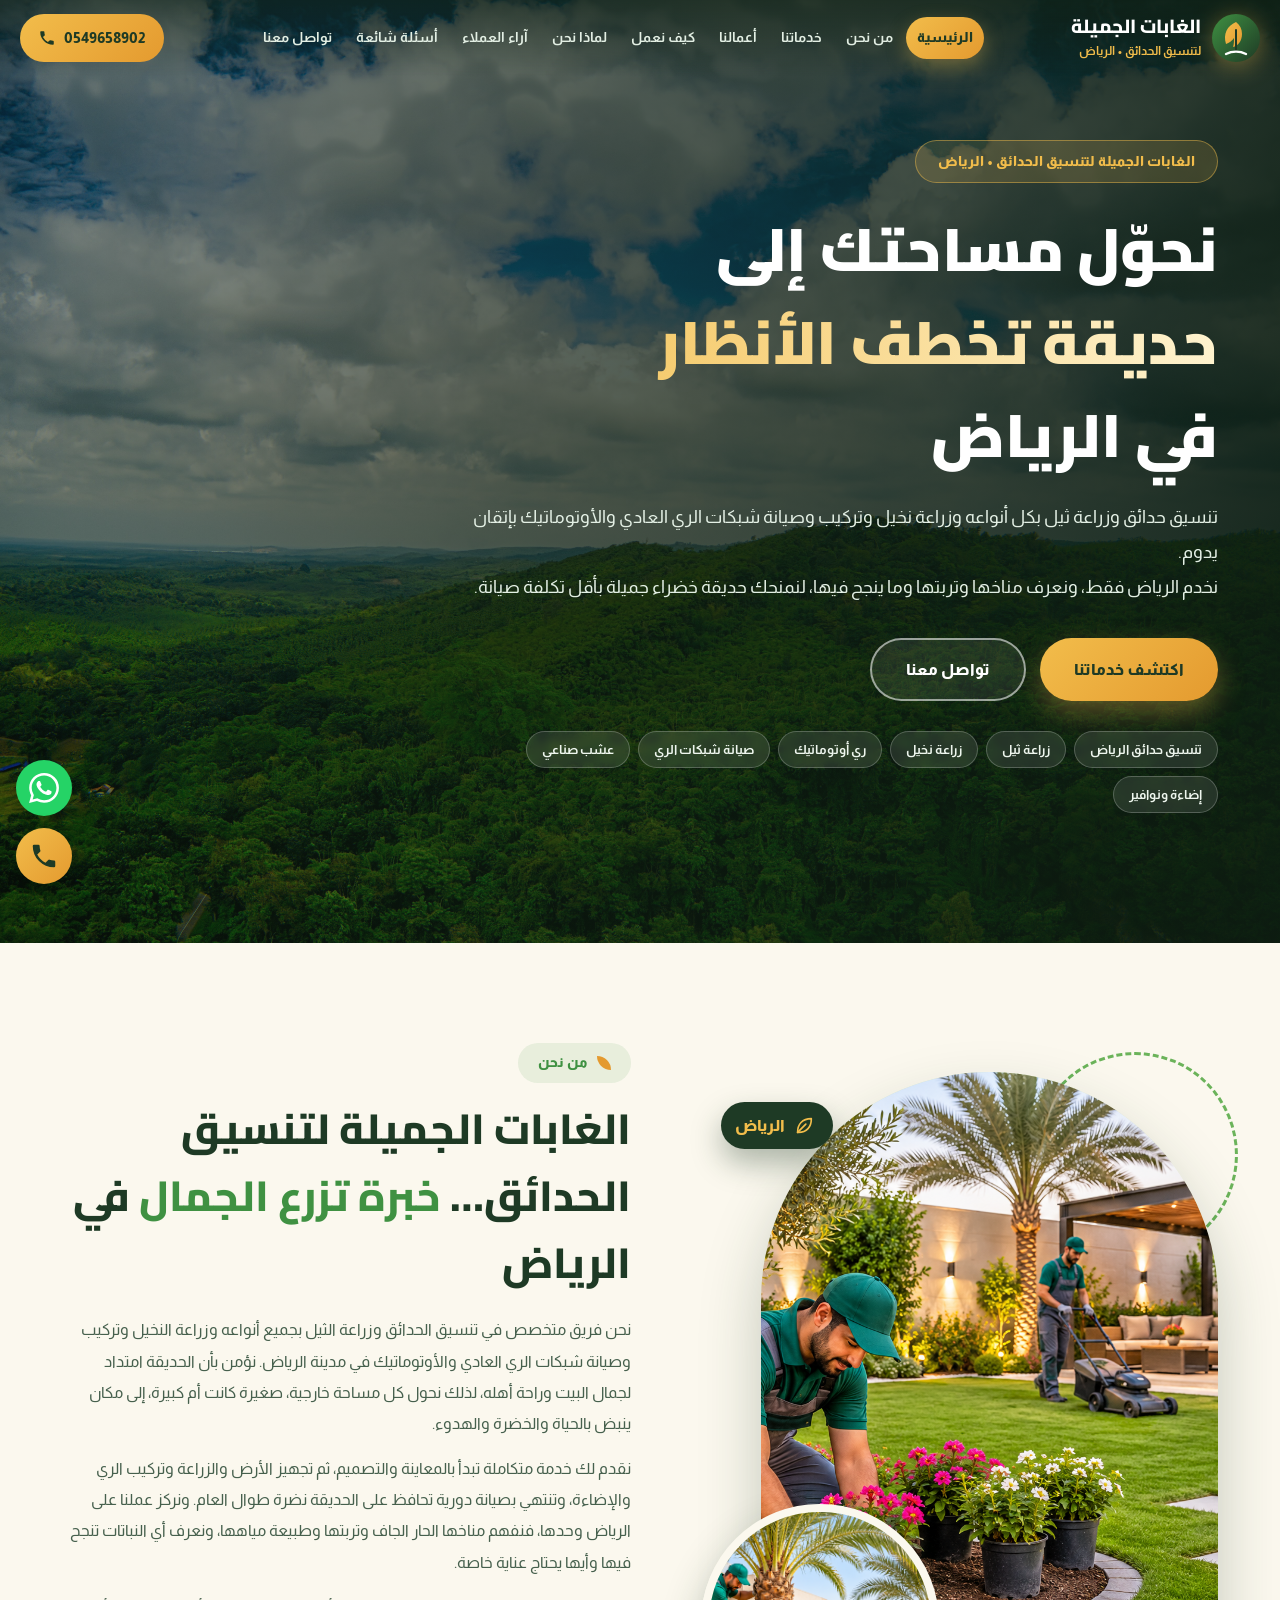
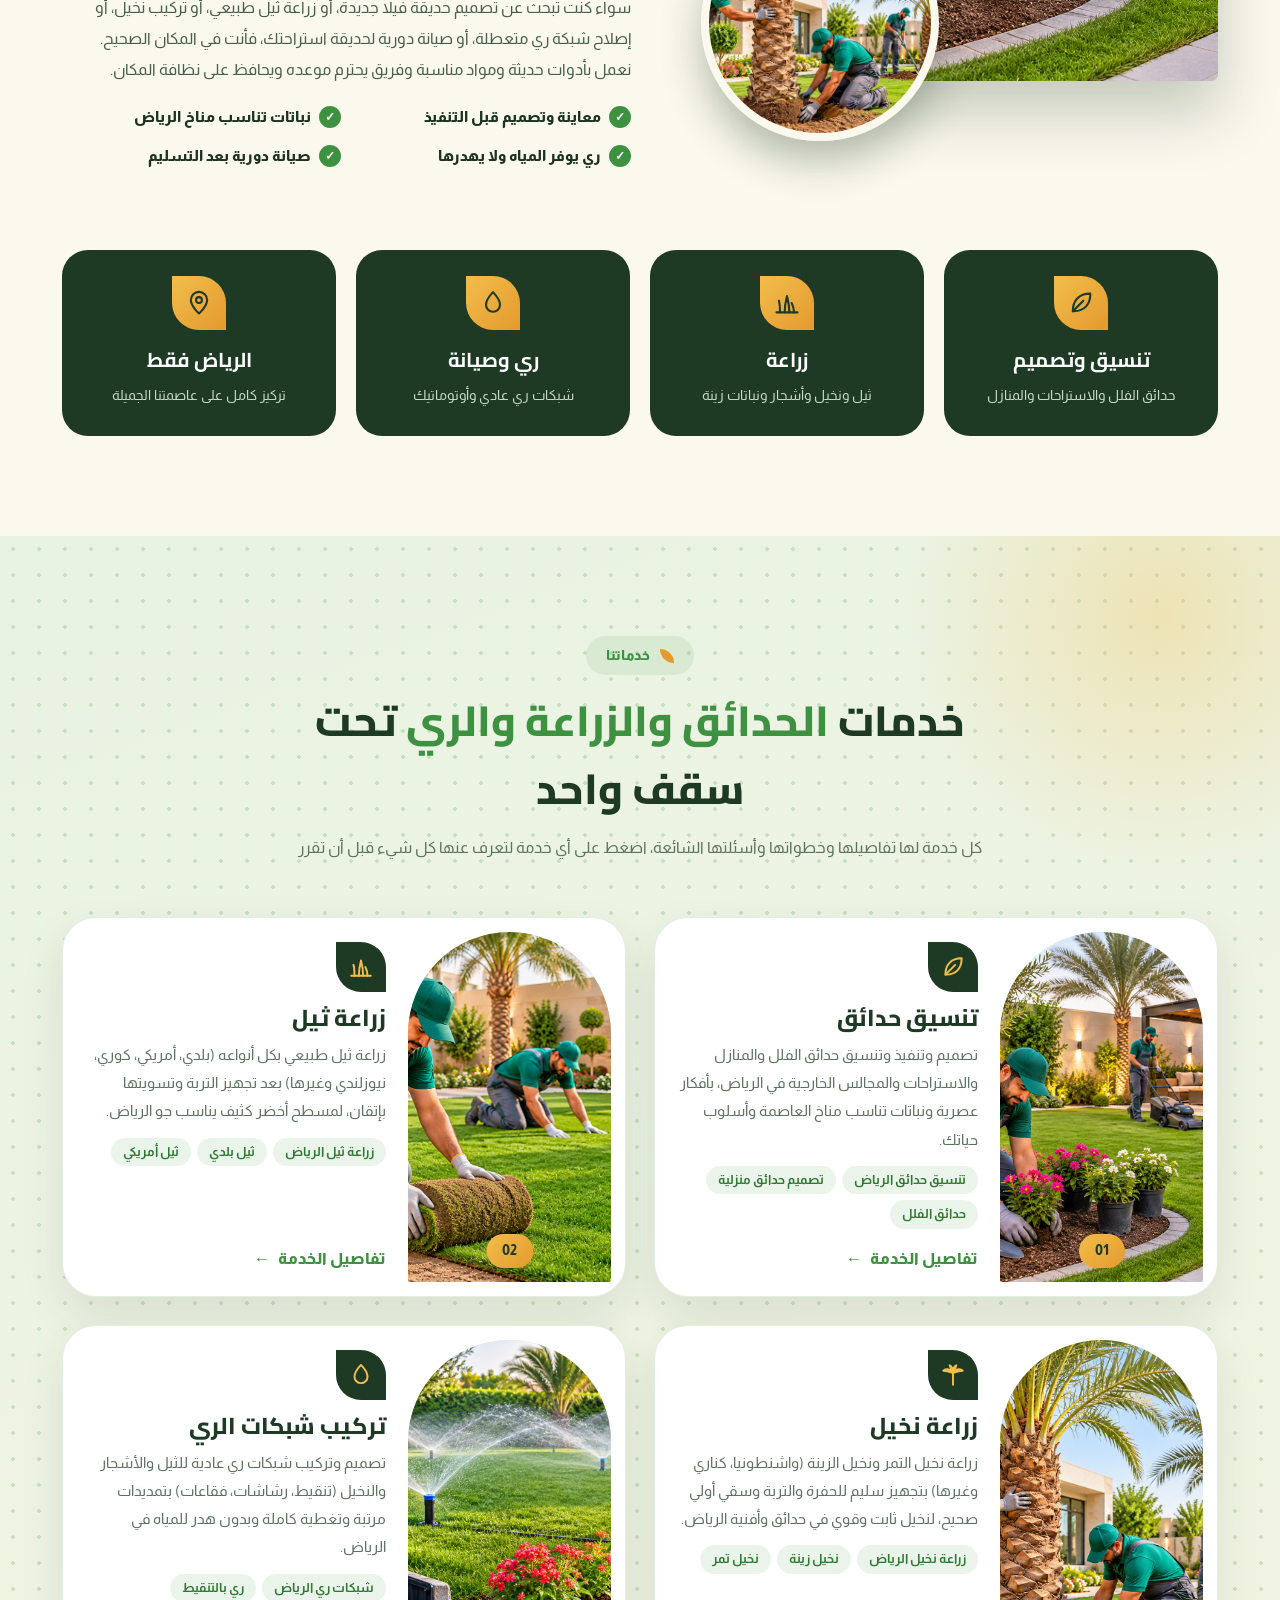
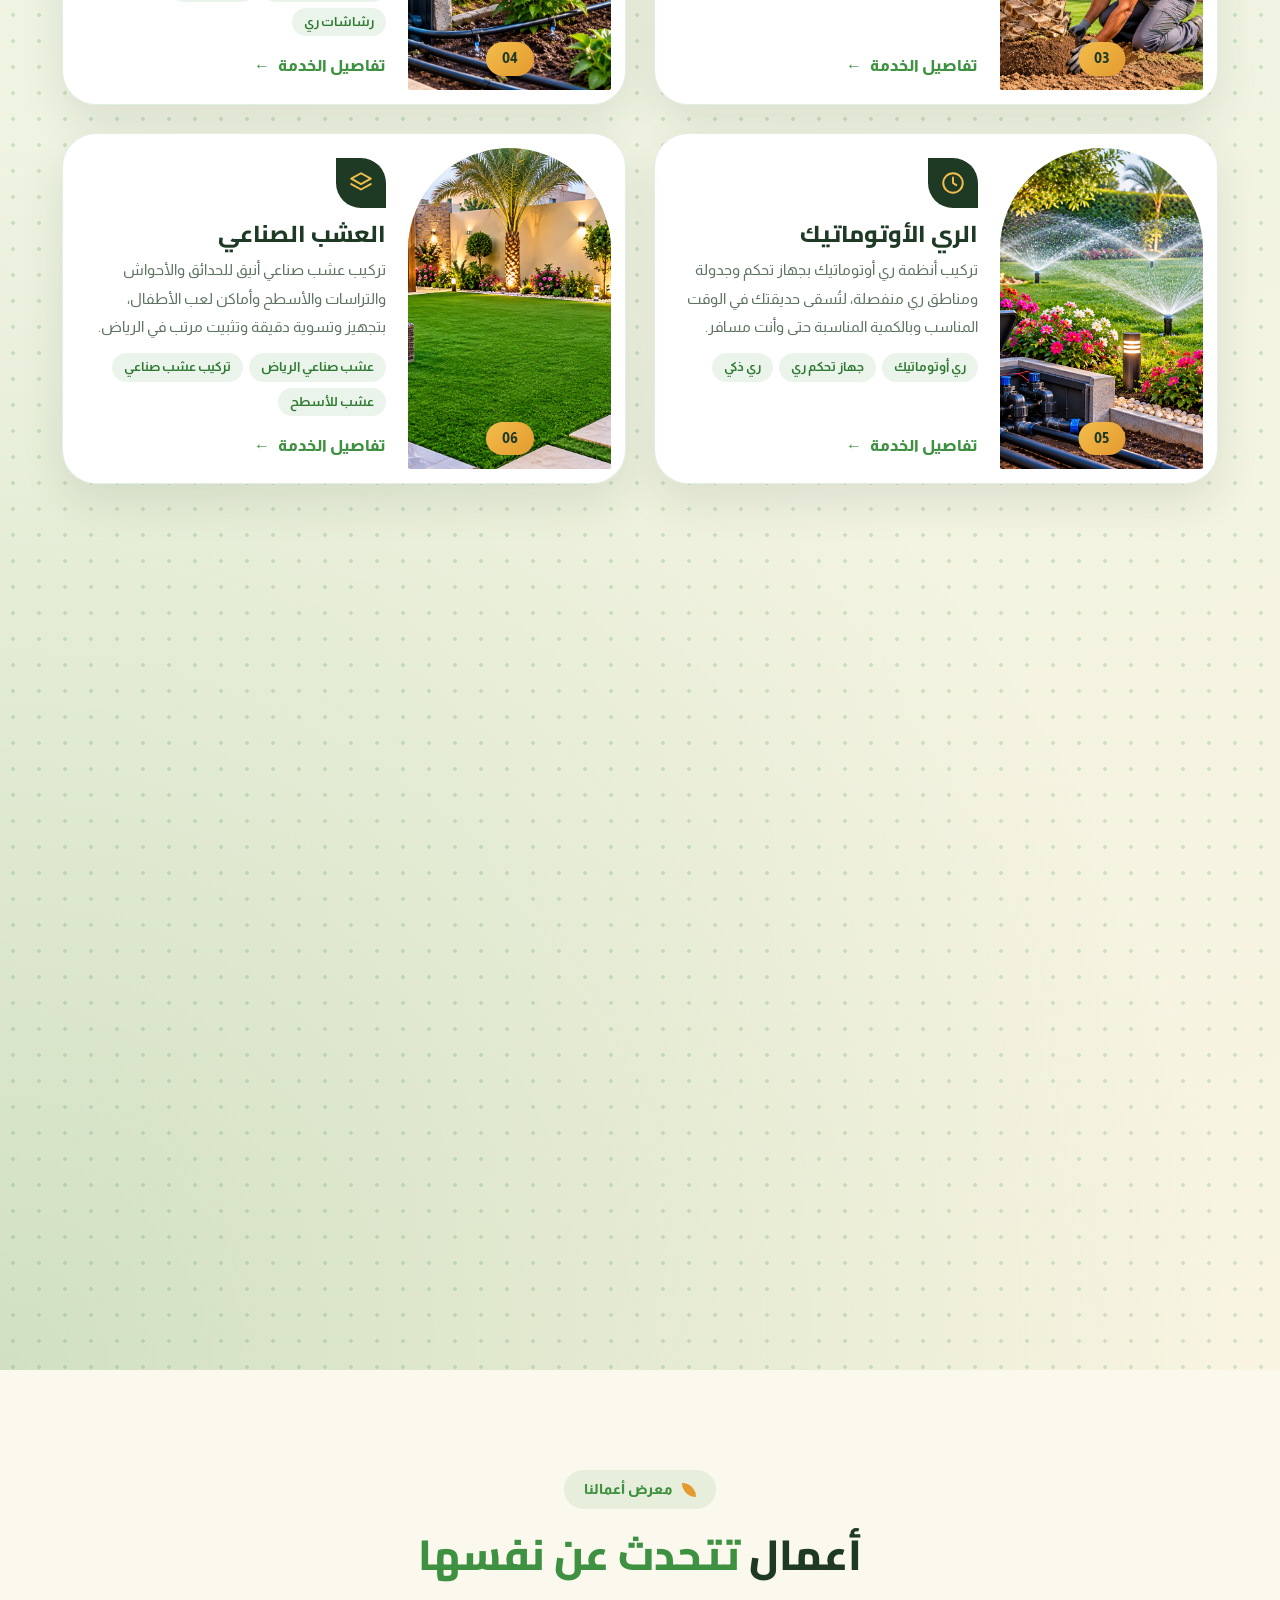
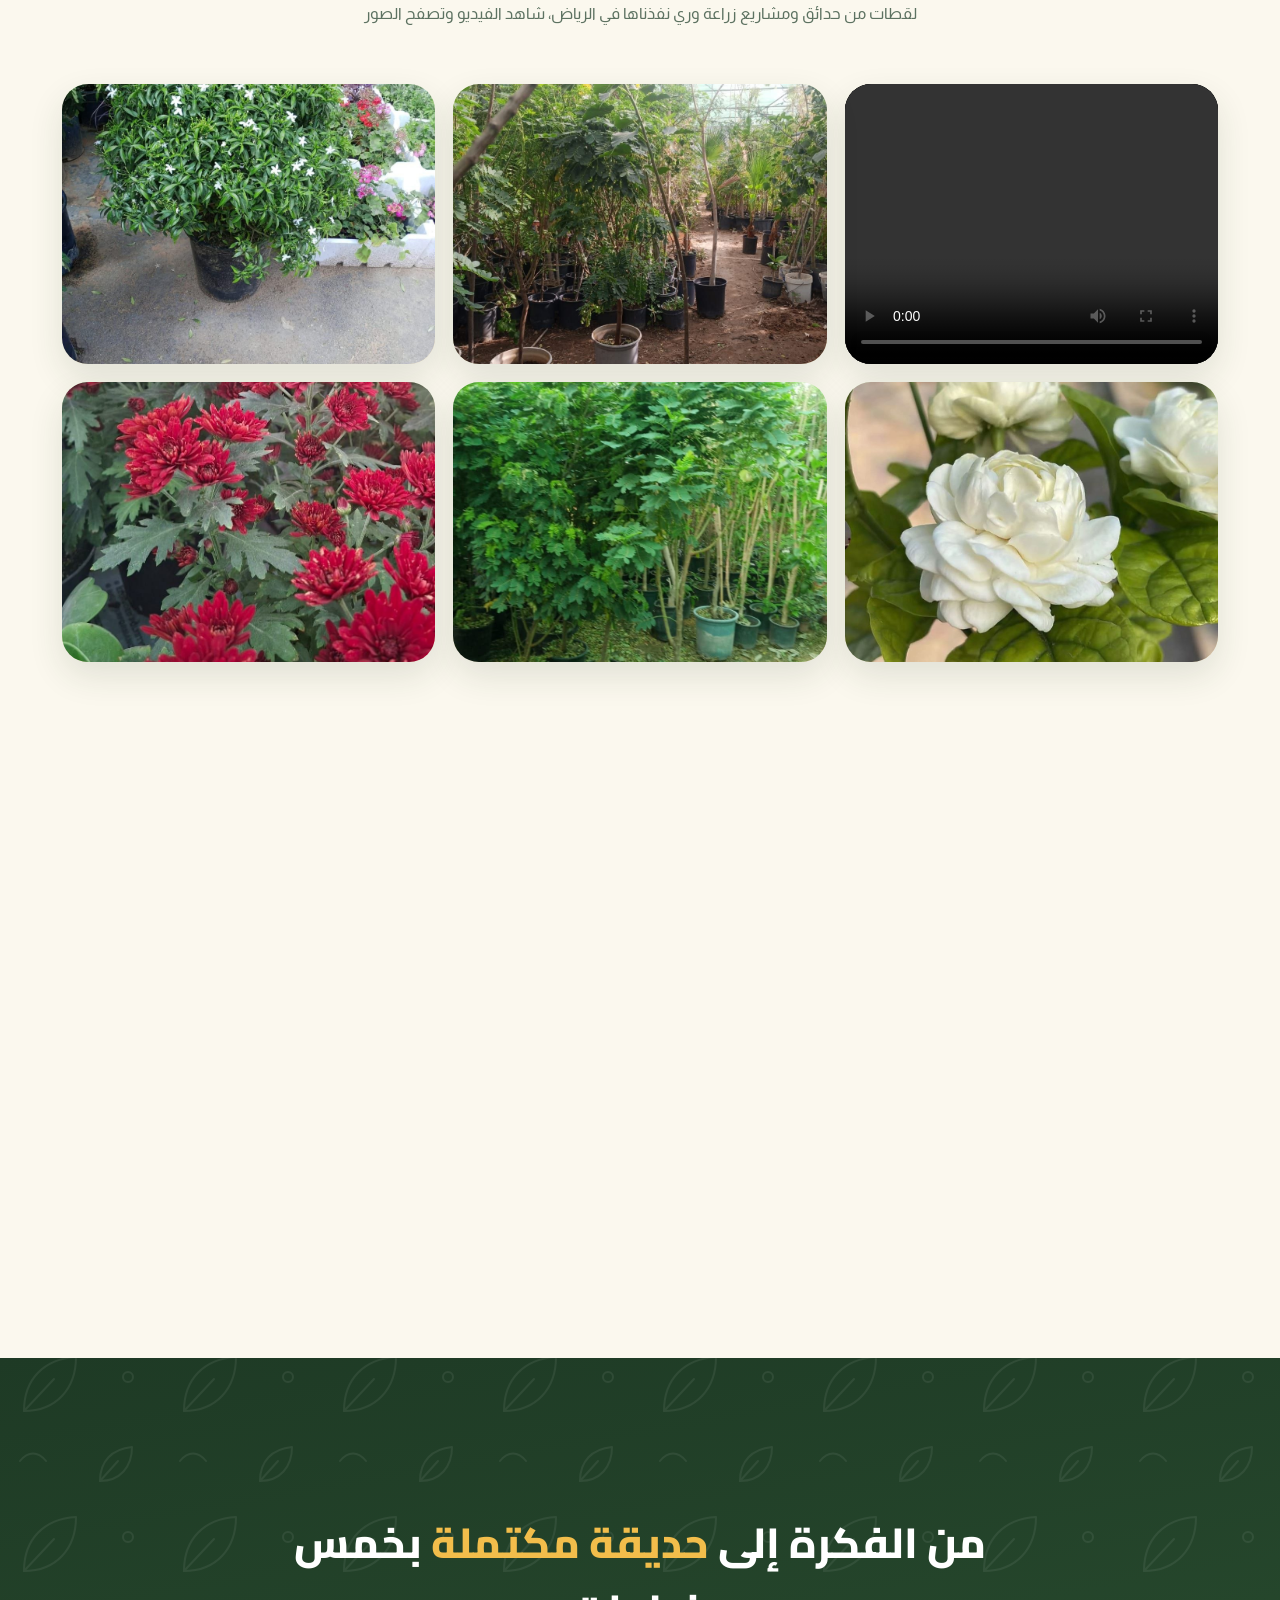
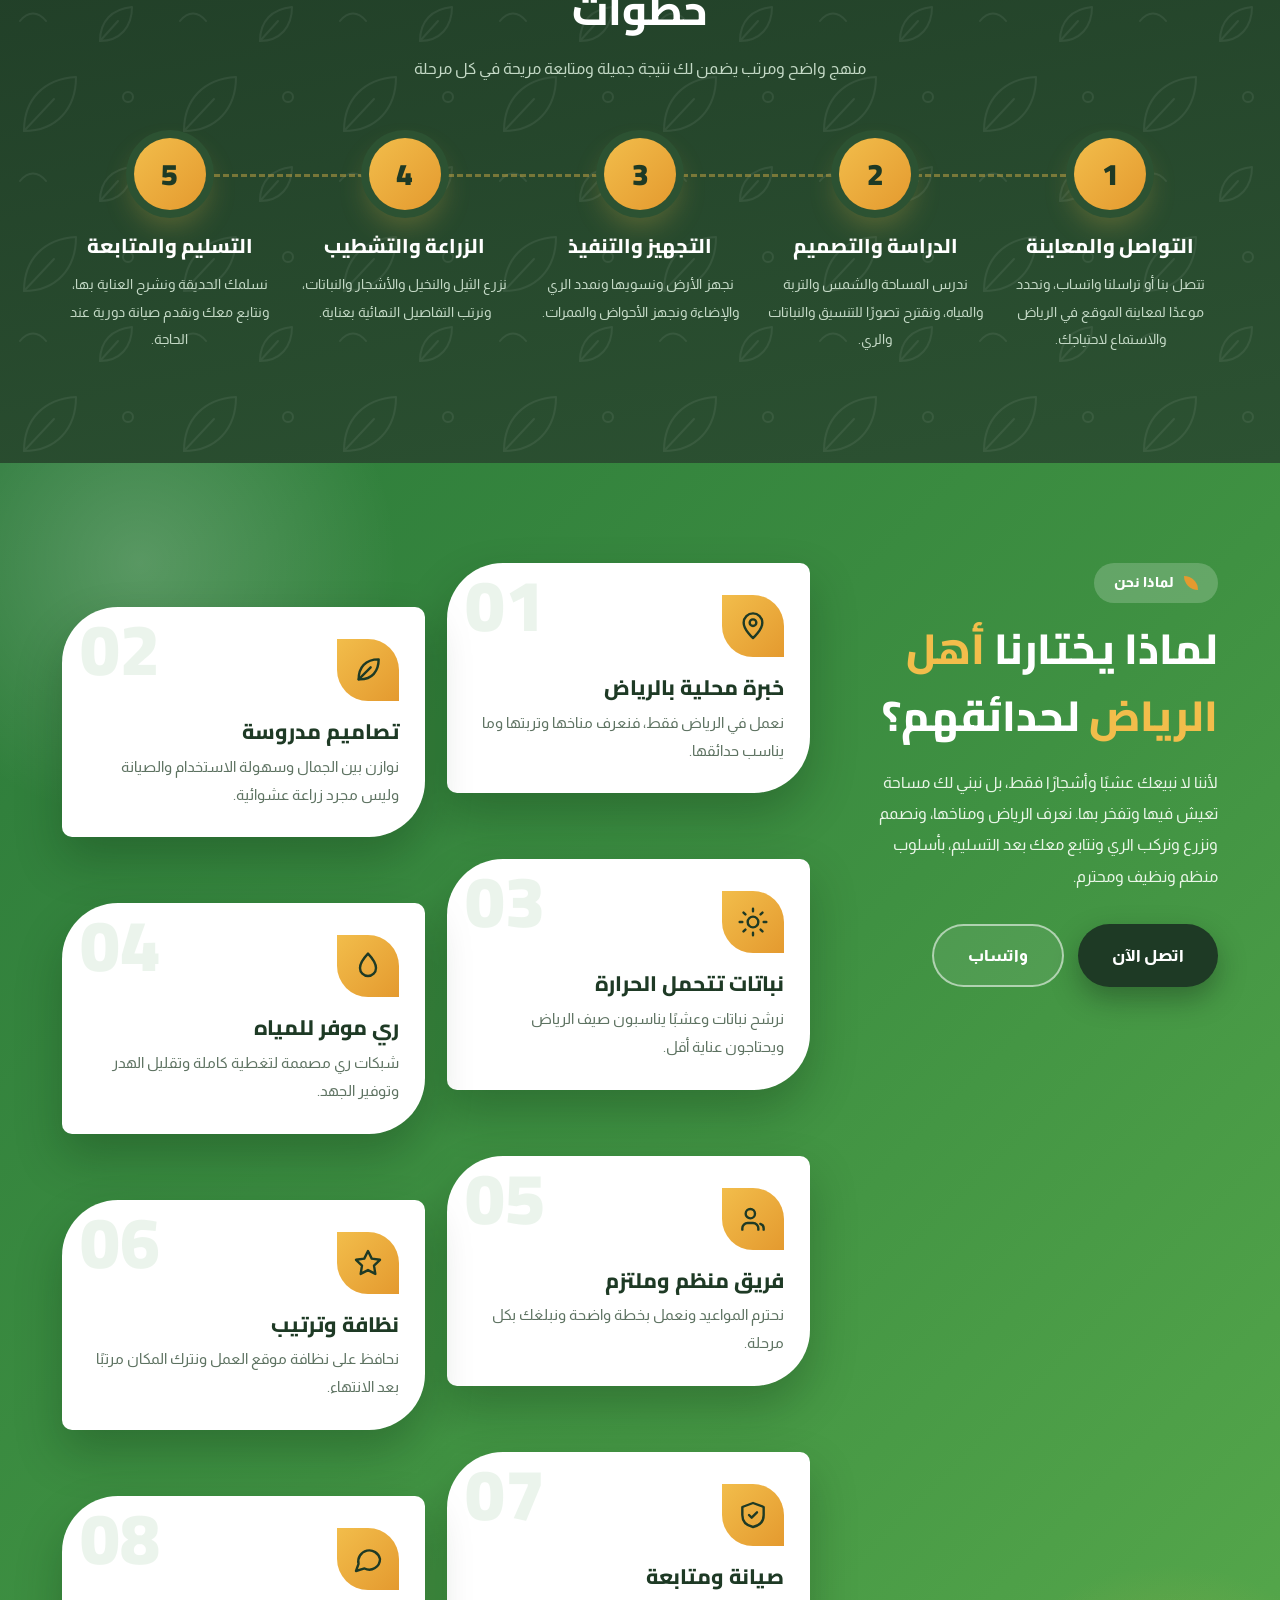
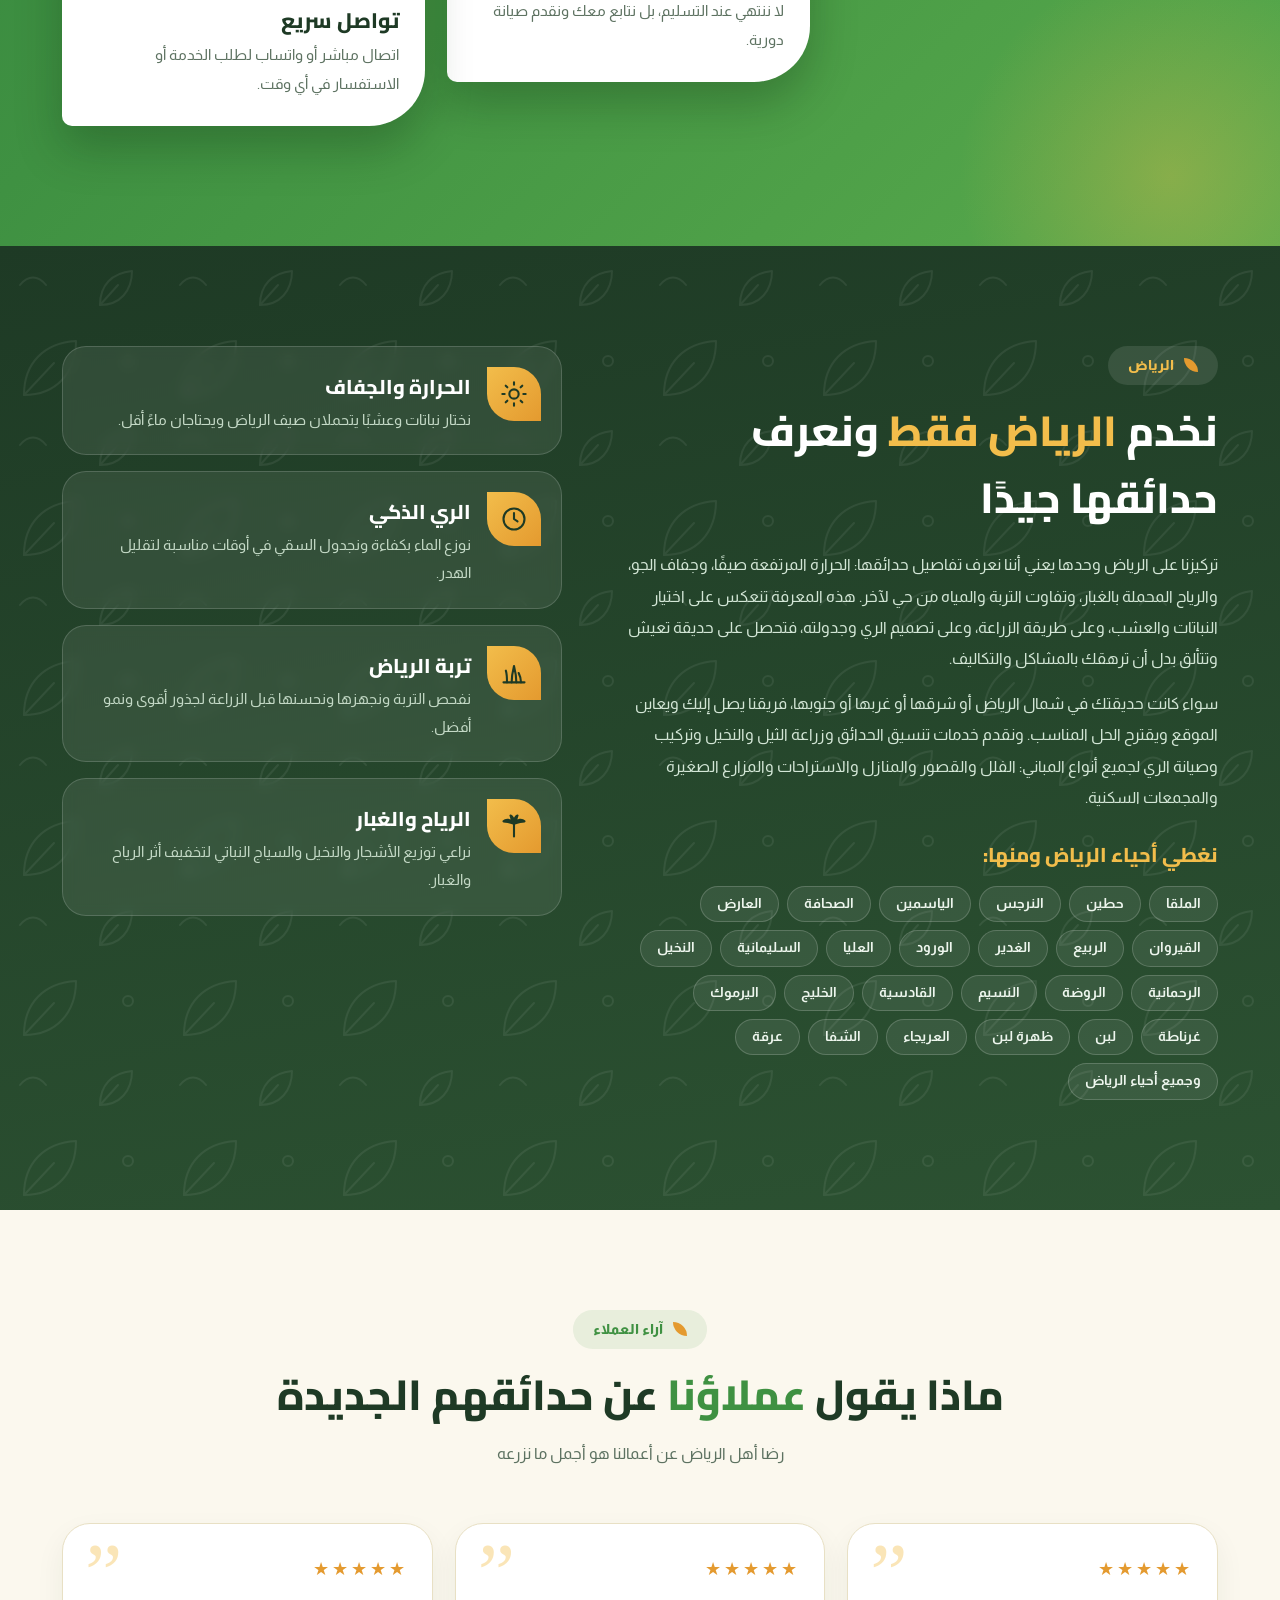
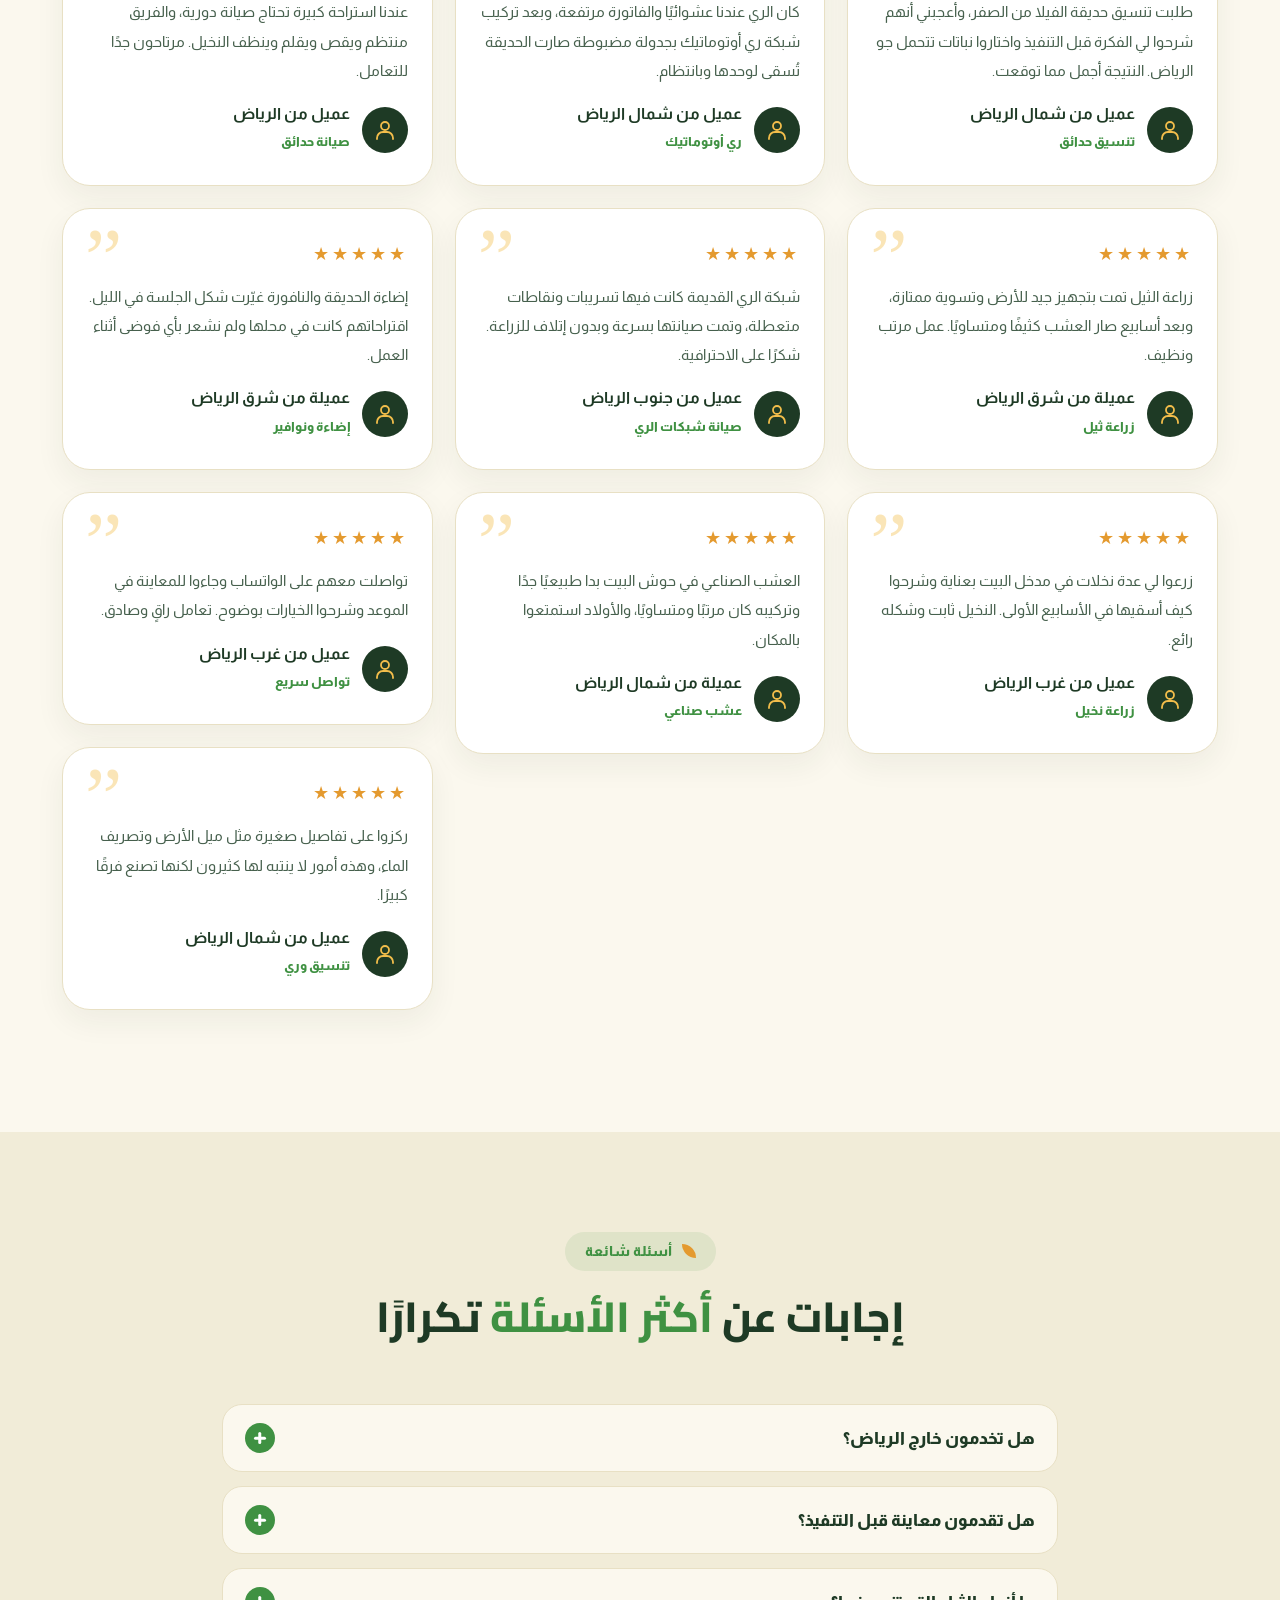
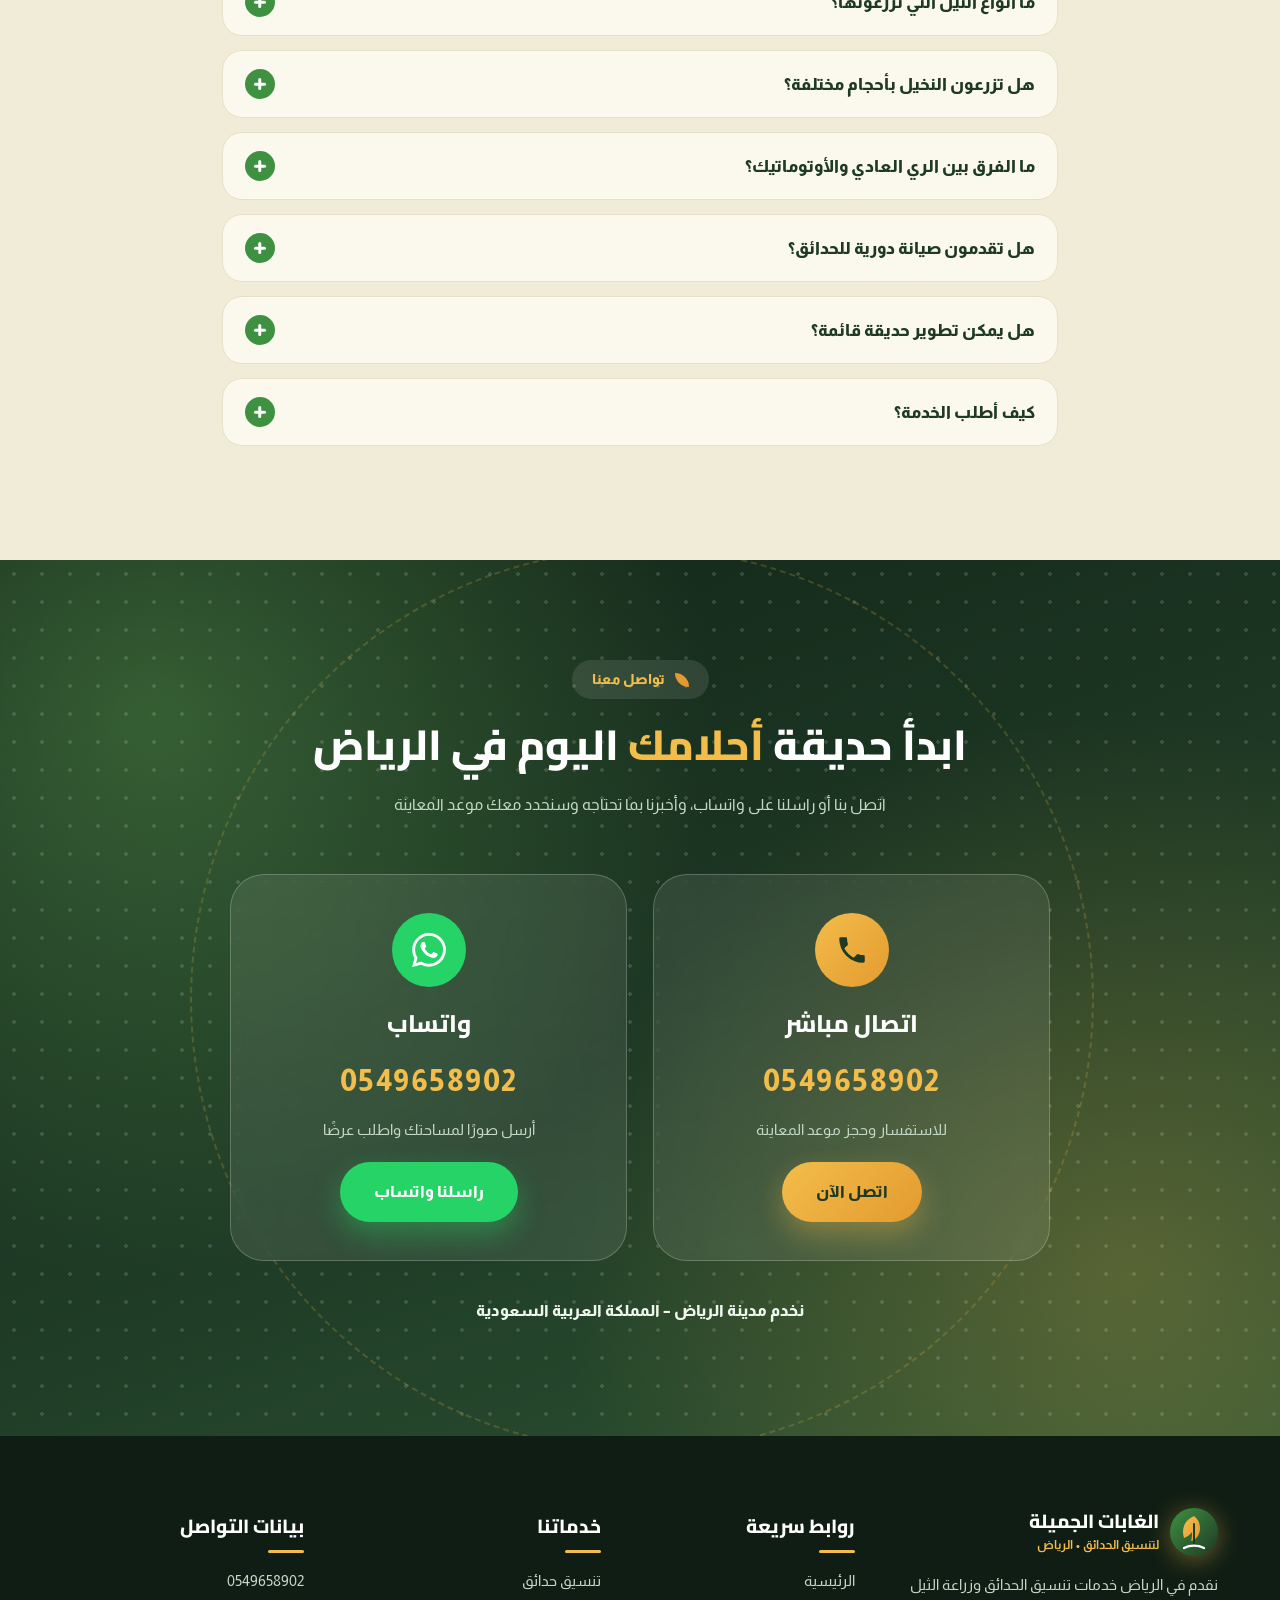
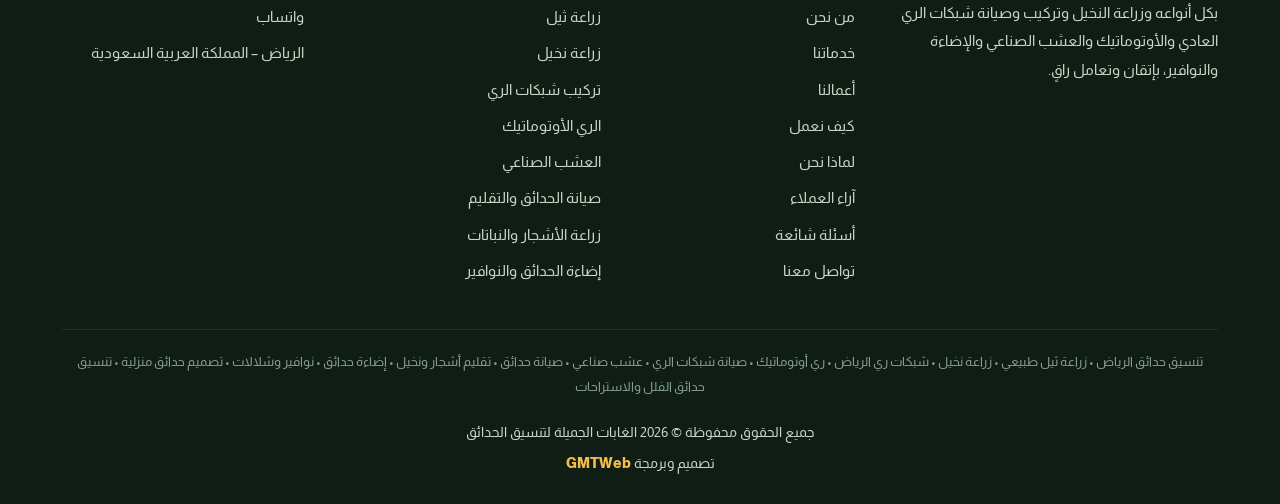
<file: service.html>
<!DOCTYPE html>
<html lang="ar" dir="rtl">
<head>
<meta charset="UTF-8">
<meta name="viewport" content="width=device-width, initial-scale=1, viewport-fit=cover">
<title>تفاصيل الخدمة | الغابات الجميلة لتنسيق الحدائق بالرياض</title>
<meta name="description" content="تفاصيل خدمات تنسيق الحدائق وزراعة الثيل والنخيل وشبكات الري في الرياض.">
<meta name="robots" content="index, follow">
<meta name="theme-color" content="#1e3a25">
<link rel="preconnect" href="https://fonts.googleapis.com">
<link rel="preconnect" href="https://fonts.gstatic.com" crossorigin>
<link href="https://fonts.googleapis.com/css2?family=Almarai:wght@400;700;800&family=Cairo:wght@600;700;800;900&display=swap" rel="stylesheet">
<link rel="stylesheet" href="style.css">
</head>
<body class="sp">
<main id="sv"></main>
<script src="data.js"></script>
<script src="script.js"></script>
</body>
</html>
</file>
<file: style.css>
:root{--moss:#1e3a25;--moss2:#2c5232;--leaf:#3f9142;--leaf2:#6bb35a;--mint:#e9f3e3;--cream:#fbf8ee;--sand:#f1ecd8;--gold:#f2bd4b;--gold2:#e49a2f;--tx:#1d3322;--mu:#5d7261}
*{box-sizing:border-box;margin:0;padding:0}
html{scroll-behavior:smooth;-webkit-text-size-adjust:100%;background:var(--moss);overflow-x:hidden}
body{font-family:'Almarai',sans-serif;background:var(--moss);color:var(--tx);line-height:1.95;font-size:16px;min-height:100vh;min-height:100dvh}
body.lock{overflow:hidden}
h1,h2,h3,h4{font-family:'Cairo','Almarai',sans-serif;font-weight:800}
img,svg,video{max-width:100%;display:block}
a{text-decoration:none;color:inherit}
ul{list-style:none}
button{font-family:inherit;cursor:pointer;border:0;background:none}
section{position:relative;padding:100px 0;overflow:hidden;overflow:clip}
.wrap{width:100%;max-width:1200px;margin:0 auto;padding-inline:22px;position:relative;z-index:2}
[data-ic]{display:inline-flex;align-items:center;justify-content:center}
[data-ic] svg{width:100%;height:100%}

.sec-h{text-align:center;max-width:760px;margin:0 auto 54px}
.sec-h.l{text-align:right;margin:0 0 18px}
.sec-h .k{display:inline-flex;align-items:center;gap:10px;font-weight:800;font-size:14px;color:var(--leaf);background:rgba(63,145,66,.1);padding:6px 20px;border-radius:50px;margin-bottom:12px}
.sec-h .k::before{content:"";width:14px;height:14px;border-radius:0 100% 0 100%;background:var(--gold2)}
.sec-h h2{font-size:clamp(26px,4.4vw,42px);line-height:1.6;color:var(--moss)}
.sec-h h2 span{color:var(--leaf)}
.sec-h p{margin-top:10px;color:var(--mu)}
.pat .sec-h h2{color:#fff}
.pat .sec-h h2 span{color:var(--gold)}
.pat .sec-h p{color:#c4d9c6}
.pat .sec-h .k{background:rgba(255,255,255,.1);color:var(--gold)}

.pat{background:linear-gradient(170deg,var(--moss),var(--moss2))}
.pat::before{content:"";position:absolute;inset:-25%;background:url("data:image/svg+xml,%3Csvg xmlns='http://www.w3.org/2000/svg' width='160' height='160' viewBox='0 0 160 160' fill='none' stroke='white' stroke-width='2' stroke-linecap='round' stroke-linejoin='round'%3E%3Cpath d='M24 70C24 38 44 18 76 16c0 32-20 54-52 54z'/%3E%3Cpath d='M24 70l30-32'/%3E%3Cpath d='M100 140c0-20 12-32 32-34 0 20-12 34-32 34z'/%3E%3Cpath d='M100 140l18-20'/%3E%3Ccircle cx='128' cy='36' r='5'/%3E%3Cpath d='M20 120c8-10 18-10 26 0'/%3E%3C/svg%3E");background-size:160px;opacity:.07;animation:zoom 16s ease-in-out infinite alternate;pointer-events:none}

.rev{opacity:0;transition:opacity .9s ease,transform .9s cubic-bezier(.2,.8,.2,1)}
.rev[data-a="up"]{transform:translateY(40px)}
.rev[data-a="down"]{transform:translateY(-30px)}
.rev[data-a="left"]{transform:translateX(-60px)}
.rev[data-a="right"]{transform:translateX(60px)}
.rev[data-a="zoom"]{transform:scale(.88)}
.rev.in{opacity:1;transform:none}
.rev[data-d="1"]{transition-delay:.12s}
.rev[data-d="2"]{transition-delay:.24s}
.rev[data-d="3"]{transition-delay:.36s}
.rev[data-d="4"]{transition-delay:.48s}

#hd{position:fixed;top:0;left:0;right:0;z-index:1000;padding-top:env(safe-area-inset-top,0px)}
#hd::before{content:"";position:absolute;inset:0;z-index:-1;background:linear-gradient(rgba(17,34,21,.6),transparent);transition:.35s}
#hd.sc::before{background:rgba(24,45,29,.93);backdrop-filter:blur(14px);-webkit-backdrop-filter:blur(14px);box-shadow:0 10px 30px rgba(0,0,0,.25)}
.hd-in{max-width:1280px;margin:0 auto;height:76px;padding:0 20px;display:flex;align-items:center;justify-content:space-between;gap:14px}
.brand{display:flex;align-items:center;gap:11px;color:#fff;min-width:0}
.logo{width:48px;height:48px;flex:none}
.logo svg{width:100%;height:100%;filter:drop-shadow(0 4px 12px rgba(242,189,75,.4))}
.bt{min-width:0}
.bt b{display:block;font-family:'Cairo',sans-serif;font-size:19px;font-weight:800;line-height:1.4;white-space:nowrap}
.bt small{display:block;font-size:11.5px;color:var(--gold);font-weight:700;white-space:nowrap}
.nav{display:flex;gap:2px;align-items:center}
.nav a{color:#e3efe4;font-size:14px;font-weight:700;padding:7px 11px;border-radius:50px;transition:.3s;white-space:nowrap}
.nav a:hover{color:#fff;background:rgba(255,255,255,.1)}
.nav a.on{color:var(--moss);background:linear-gradient(135deg,var(--gold),var(--gold2));box-shadow:0 8px 20px rgba(242,189,75,.35);font-weight:800}
.callbtn{display:flex;align-items:center;gap:8px;padding:9px 18px;border-radius:50px;background:linear-gradient(135deg,var(--gold),var(--gold2));color:var(--moss);font-weight:800;font-size:15px;direction:ltr;animation:pulse 2.4s infinite;flex:none}
.callbtn svg{width:18px;height:18px;fill:var(--moss)}
.burger{display:none;width:44px;height:44px;border-radius:50%;background:rgba(255,255,255,.14);flex-direction:column;align-items:center;justify-content:center;gap:5px;flex:none}
.burger span{width:21px;height:2.5px;border-radius:3px;background:#fff;transition:.3s}
.burger.x span:nth-child(1){transform:translateY(7.5px) rotate(45deg)}
.burger.x span:nth-child(2){opacity:0}
.burger.x span:nth-child(3){transform:translateY(-7.5px) rotate(-45deg)}
.ov{position:fixed;inset:0;z-index:999;background:rgba(10,22,13,.55);backdrop-filter:blur(8px);-webkit-backdrop-filter:blur(8px);opacity:0;visibility:hidden;transition:.35s}
.ov.show{opacity:1;visibility:visible}

.hero{min-height:100vh;min-height:100svh;display:flex;align-items:center;padding:140px 0 130px;color:#fff;background:var(--moss)}
.hero-bg{position:absolute;inset:0;background:url("images/pexels-tomfisk-2020381.jpg") center/cover no-repeat;animation:kb 18s ease-in-out infinite alternate}
.hero-ov{position:absolute;inset:0;background:linear-gradient(to left,rgba(14,30,18,.9),rgba(14,30,18,.68) 60%,rgba(14,30,18,.45))}
.hero-in{text-align:right;max-width:1200px}
.hero-in>*{max-width:780px}
.tag{display:inline-block;padding:7px 22px;border-radius:50px;background:rgba(242,189,75,.15);border:1px solid rgba(242,189,75,.45);color:var(--gold);font-weight:800;font-size:14px;margin-bottom:20px}
.hero h1{font-size:clamp(32px,5.6vw,60px);line-height:1.55;font-weight:900}
.hero h1 em{font-style:normal;display:block;background:linear-gradient(90deg,var(--gold),#fff3cf);-webkit-background-clip:text;background-clip:text;color:transparent}
.hero p{margin-top:18px;color:#e3efe4;font-size:clamp(15px,2.4vw,18px)}
.cta{display:flex;gap:14px;flex-wrap:wrap;margin-top:32px}
.btn{display:inline-flex;align-items:center;justify-content:center;gap:8px;padding:14px 34px;border-radius:50px;font-weight:800;font-size:16px;transition:.3s}
.btn.pri{background:linear-gradient(135deg,var(--gold),var(--gold2));color:var(--moss);box-shadow:0 12px 28px rgba(242,189,75,.35)}
.btn.gh{border:2px solid rgba(255,255,255,.55);color:#fff;background:rgba(255,255,255,.08)}
.btn.dk2{background:var(--moss);color:#fff;box-shadow:0 12px 28px rgba(14,30,18,.35)}
.btn.wab{background:#25d366;color:#fff;box-shadow:0 12px 28px rgba(37,211,102,.4)}
.btn:hover{transform:translateY(-4px)}
.chips{display:flex;flex-wrap:wrap;gap:8px;margin-top:30px}
.chips li{padding:5px 15px;border-radius:50px;background:rgba(255,255,255,.1);border:1px solid rgba(255,255,255,.22);font-size:13px;color:#eef6ee;font-weight:700;backdrop-filter:blur(4px);-webkit-backdrop-filter:blur(4px)}

.about{background:var(--cream)}
.ab{display:grid;grid-template-columns:1fr 1.1fr;gap:70px;align-items:center}
.ab-img{position:relative;padding:0 0 60px 60px;max-width:520px;width:100%;margin:0 auto}
.ab-img::before{content:"";position:absolute;top:-20px;right:-20px;width:200px;height:200px;border:3px dashed var(--leaf2);border-radius:50%;animation:spin 30s linear infinite}
.ar{position:relative;z-index:2;aspect-ratio:3/4;border-radius:999px 999px 28px 28px;overflow:hidden;background:linear-gradient(160deg,#d3e8c4,#f1dfb8);box-shadow:0 30px 60px rgba(30,58,37,.25)}
.ar img,.ar2 img{width:100%;height:100%;object-fit:cover}
.ar2{position:absolute;z-index:3;left:0;bottom:0;width:46%;aspect-ratio:1;border-radius:50%;overflow:hidden;border:8px solid var(--cream);background:linear-gradient(160deg,#d3e8c4,#f1dfb8);box-shadow:0 20px 40px rgba(30,58,37,.3);animation:float 6s ease-in-out infinite}
.bdg{position:absolute;z-index:4;top:30px;left:20px;display:flex;align-items:center;gap:8px;padding:8px 18px 8px 14px;border-radius:50px;background:var(--moss);color:var(--gold);font-weight:800;box-shadow:0 14px 30px rgba(30,58,37,.35);animation:float 5s ease-in-out infinite reverse}
.bdg i{width:22px;height:22px}
.ab-tx p{color:#46604d;margin-bottom:14px}
.ck{display:grid;grid-template-columns:1fr 1fr;gap:10px;margin-top:18px}
.ck li{position:relative;padding-right:30px;font-weight:800;font-size:14.5px}
.ck li::before{content:"✓";position:absolute;right:0;top:3px;width:22px;height:22px;border-radius:50%;background:var(--leaf);color:#fff;font-size:12px;display:flex;align-items:center;justify-content:center;line-height:1}
.band{display:grid;grid-template-columns:repeat(4,1fr);gap:20px;margin-top:80px}
.bd{background:var(--moss);color:#fff;border-radius:26px;padding:26px 20px;text-align:center;transition:.4s}
.bd:hover{transform:translateY(-8px);background:var(--moss2)}
.bd i{width:54px;height:54px;padding:13px;margin:0 auto 10px;border-radius:0 50% 0 50%;background:linear-gradient(135deg,var(--gold),var(--gold2));color:var(--moss)}
.bd b{display:block;font-family:'Cairo',sans-serif;font-size:20px}
.bd span{font-size:13.5px;color:#c4d9c6}

.services{padding-bottom:110px;background:radial-gradient(circle at 0% 100%,rgba(63,145,66,.2),transparent 45%),linear-gradient(160deg,#e9f3e3,#f8f4e1)}
.services::before{content:"";position:absolute;inset:0;background-image:radial-gradient(rgba(63,145,66,.2) 1.6px,transparent 1.8px);background-size:26px 26px;pointer-events:none}
.services::after{content:"";position:absolute;width:560px;height:560px;border-radius:50%;background:radial-gradient(circle,rgba(242,189,75,.3),transparent 65%);top:-200px;right:-160px;pointer-events:none;animation:float 10s ease-in-out infinite}
.sv-list{display:grid;grid-template-columns:repeat(2,1fr);gap:28px}
.sv{display:flex;background:#fff;border-radius:34px;padding:14px;border:1px solid rgba(63,145,66,.14);box-shadow:0 18px 44px rgba(30,58,37,.1);transition:transform .4s,box-shadow .4s;color:var(--tx)}
.sv:hover{transform:translateY(-8px);box-shadow:0 30px 60px rgba(30,58,37,.2)}
.sv .pic{position:relative;flex:0 0 38%;min-height:310px;border-radius:999px 999px 22px 22px;overflow:hidden;background:linear-gradient(160deg,#d3e8c4,#f1dfb8)}
.sv .pic img{position:absolute;inset:0;width:100%;height:100%;object-fit:cover;transition:.7s}
.sv:hover .pic img{transform:scale(1.1)}
.no{position:absolute;bottom:14px;left:50%;transform:translateX(-50%);padding:3px 16px;border-radius:50px;background:linear-gradient(135deg,var(--gold),var(--gold2));color:var(--moss);font-weight:800;font-size:14px;z-index:2}
.sv .cb{flex:1;padding:10px 22px 8px 8px;display:flex;flex-direction:column;min-width:0}
.ic{display:flex;width:50px;height:50px;padding:12px;border-radius:0 50% 0 50%;background:var(--moss);color:var(--gold);margin-bottom:8px;transition:.5s}
.sv:hover .ic{border-radius:50% 0 50% 0;transform:rotate(-8deg) scale(1.08)}
.cb h3{font-size:23px;color:var(--moss);line-height:1.6}
.cb p{color:var(--mu);font-size:14.5px;margin-top:4px}
.tg{display:flex;flex-wrap:wrap;gap:6px;margin:12px 0 14px}
.tg span{padding:2px 12px;border-radius:50px;background:rgba(63,145,66,.1);color:#2f7a33;font-size:12.5px;font-weight:700}
.more{margin-top:auto;display:inline-flex;align-items:center;gap:8px;font-weight:800;color:var(--leaf)}
.more b{transition:.3s}
.sv:hover .more b{transform:translateX(-8px)}

.works{background:var(--cream)}
.mg{display:grid;grid-template-columns:repeat(3,1fr);gap:18px}
.mi{position:relative;display:block;width:100%;aspect-ratio:4/3;padding:0;border-radius:26px;overflow:hidden;background:linear-gradient(160deg,#d3e8c4,#f1dfb8);box-shadow:0 14px 34px rgba(30,58,37,.12)}
.mi img{width:100%;height:100%;object-fit:cover;transition:.7s}
.mi video{width:100%;height:100%;object-fit:contain;background:#000}
.mv{background:#000;border:0}
.gi::after{content:"";position:absolute;inset:0;background:linear-gradient(transparent 55%,rgba(30,58,37,.55));opacity:0;transition:.4s}
.gi:hover img{transform:scale(1.1)}
.gi:hover::after{opacity:1}

.process{padding-bottom:110px}
.steps{display:grid;grid-template-columns:repeat(5,1fr);gap:20px;position:relative}
.steps::before{content:"";position:absolute;top:36px;right:10%;left:10%;border-top:3px dashed rgba(242,189,75,.4)}
.stp{position:relative;text-align:center;color:#fff}
.sn{position:relative;z-index:2;display:flex;width:72px;height:72px;margin:0 auto 16px;border-radius:50%;background:linear-gradient(135deg,var(--gold),var(--gold2));color:var(--moss);font-family:'Cairo',sans-serif;font-size:30px;font-weight:900;align-items:center;justify-content:center;box-shadow:0 0 0 8px var(--moss2),0 14px 30px rgba(242,189,75,.3);animation:pulse2 3s infinite}
.stp h3{font-size:20px}
.stp p{color:#c4d9c6;font-size:14px;margin-top:6px}

.why{padding-bottom:120px;color:#fff;background:linear-gradient(135deg,#2c7a3a,#3f9142 50%,#58aa4c)}
.why::before{content:"";position:absolute;width:560px;height:560px;border-radius:50%;background:radial-gradient(circle,rgba(255,255,255,.2),transparent 65%);top:-180px;left:-140px;animation:float 9s ease-in-out infinite;pointer-events:none}
.why::after{content:"";position:absolute;width:460px;height:460px;border-radius:50%;background:radial-gradient(circle,rgba(242,189,75,.32),transparent 65%);bottom:-160px;right:-120px;animation:float 11s ease-in-out infinite reverse;pointer-events:none}
.wy-wrap{display:grid;grid-template-columns:.8fr 1.7fr;gap:56px;align-items:start}
.wy-intro{position:sticky;top:110px}
.why .sec-h h2{color:#fff}
.why .sec-h h2 span{color:var(--gold)}
.why .sec-h .k{background:rgba(255,255,255,.2);color:#fff}
.wy-intro>p{color:#eaf6e8;margin-bottom:6px}
.wy-grid{display:grid;grid-template-columns:repeat(2,1fr);gap:22px;align-items:start}
.wy{position:relative;overflow:hidden;background:#fff;color:var(--tx);border-radius:56px 10px 56px 10px;padding:32px 26px 28px;box-shadow:0 22px 46px rgba(10,40,16,.28);transition:transform .4s,box-shadow .4s}
.wy:nth-child(even){margin-top:44px}
.wy:hover{transform:translateY(-8px) rotate(-.6deg);box-shadow:0 30px 60px rgba(10,40,16,.38)}
.wy em{position:absolute;top:2px;left:18px;font-style:normal;font-family:'Cairo',sans-serif;font-size:72px;font-weight:900;color:rgba(63,145,66,.1);line-height:1.1}
.wi{display:flex;width:62px;height:62px;padding:15px;border-radius:0 50% 0 50%;background:linear-gradient(135deg,var(--gold),var(--gold2));color:var(--moss);margin-bottom:14px;flex:none;transition:.5s}
.wy:hover .wi{border-radius:50% 0 50% 0;transform:rotate(12deg) scale(1.08)}
.wy h3{font-size:21px;color:var(--moss);line-height:1.6}
.wy p{color:var(--mu);font-size:14.5px;margin-top:4px}

.riyadh{padding-bottom:110px}
.ry{display:grid;grid-template-columns:1.2fr 1fr;gap:56px;align-items:start}
.ry-tx p{color:#d3e6d6;margin-bottom:14px}
.ry-tx h4{color:var(--gold);font-size:20px;margin:22px 0 12px}
.dis{display:flex;flex-wrap:wrap;gap:8px}
.dis li{padding:4px 16px;border-radius:50px;background:rgba(255,255,255,.08);border:1px solid rgba(255,255,255,.18);color:#eef6ee;font-size:13.5px;font-weight:700;transition:.3s}
.dis li:hover{background:var(--gold);color:var(--moss)}
.ry-f{display:grid;gap:16px}
.rf{display:flex;gap:16px;align-items:flex-start;background:rgba(255,255,255,.08);border:1px solid rgba(255,255,255,.16);border-radius:24px;padding:20px;backdrop-filter:blur(6px);-webkit-backdrop-filter:blur(6px);transition:.4s}
.rf:hover{transform:translateX(-8px);background:rgba(255,255,255,.13)}
.rf .wi{margin:0;width:54px;height:54px;padding:13px}
.rf h3{color:#fff;font-size:20px}
.rf p{color:#c4d9c6;font-size:14.5px}

.reviews{background:var(--cream)}
.rv{columns:3 300px;column-gap:22px}
.rc{display:inline-block;width:100%;break-inside:avoid;margin-bottom:22px;background:#fff;border:1px solid #e8e0c4;border-radius:28px;padding:28px 24px;position:relative;transition:.4s;box-shadow:0 12px 30px rgba(30,58,37,.06)}
.rc:hover{transform:translateY(-8px);box-shadow:0 24px 50px rgba(30,58,37,.14)}
.rc::after{content:"”";position:absolute;top:8px;left:22px;font-size:84px;line-height:1;color:rgba(242,189,75,.4);font-family:serif}
.stars{color:var(--gold2);letter-spacing:3px;font-size:18px}
.rc p{color:#46604d;margin:10px 0 18px;font-size:15px}
.au{display:flex;align-items:center;gap:12px}
.au i{width:46px;height:46px;padding:11px;border-radius:50%;background:var(--moss);color:var(--gold);flex:none}
.au b{display:block;color:var(--moss);line-height:1.4}
.au small{color:var(--leaf);font-weight:800}

.faq{background:var(--sand)}
.fq-w{max-width:880px}
.fq-i{background:var(--cream);border:1px solid #e8e0c4;border-radius:20px;margin-bottom:14px;overflow:hidden;transition:.3s}
.fq-i.open{background:#fff;border-color:var(--leaf);box-shadow:0 12px 30px rgba(63,145,66,.15)}
.fq-i button{width:100%;display:flex;align-items:center;justify-content:space-between;gap:14px;padding:18px 22px;text-align:right;font-weight:800;font-size:16.5px;color:var(--moss)}
.fq-i button i{position:relative;flex:none;width:30px;height:30px;border-radius:50%;background:var(--leaf)}
.fq-i button i::before,.fq-i button i::after{content:"";position:absolute;top:50%;left:50%;width:12px;height:2.5px;background:#fff;border-radius:2px;transform:translate(-50%,-50%);transition:.3s}
.fq-i button i::after{transform:translate(-50%,-50%) rotate(90deg)}
.fq-i.open button i::after{transform:translate(-50%,-50%) rotate(0)}
.fa{max-height:0;overflow:hidden;transition:max-height .4s ease}
.fa p{padding:0 22px 20px;color:var(--mu);margin:0}

.contact{padding-bottom:110px;color:#fff;background:radial-gradient(circle at 12% 18%,rgba(107,179,90,.38),transparent 42%),radial-gradient(circle at 88% 82%,rgba(242,189,75,.24),transparent 42%),linear-gradient(160deg,#122418,#1e3a25 55%,#2c5232)}
.contact::before{content:"";position:absolute;inset:0;background-image:radial-gradient(rgba(255,255,255,.14) 1.6px,transparent 1.8px);background-size:28px 28px;animation:dots 20s linear infinite;pointer-events:none}
.contact::after{content:"";position:absolute;left:50%;top:50%;width:900px;height:900px;margin:-450px 0 0 -450px;border-radius:50%;border:2px dashed rgba(242,189,75,.2);animation:spin 60s linear infinite;pointer-events:none}
.contact .sec-h h2{color:#fff}
.contact .sec-h h2 span{color:var(--gold)}
.contact .sec-h p{color:#c4d9c6}
.contact .sec-h .k{background:rgba(255,255,255,.1);color:var(--gold)}
.ct-in{position:relative;z-index:3}
.ct-grid{display:grid;grid-template-columns:repeat(2,1fr);gap:26px;max-width:820px;margin:0 auto}
.cc{background:rgba(255,255,255,.09);border:1px solid rgba(255,255,255,.22);border-radius:34px;padding:38px 24px;text-align:center;backdrop-filter:blur(8px);-webkit-backdrop-filter:blur(8px);transition:.4s;color:#fff}
.cc:hover{transform:translateY(-8px);background:rgba(255,255,255,.14)}
.ci{width:74px;height:74px;margin:0 auto 14px;border-radius:50%;background:linear-gradient(135deg,var(--gold),var(--gold2));display:flex;align-items:center;justify-content:center;animation:pulse 2.4s infinite}
.ci svg{width:34px;height:34px;fill:var(--moss)}
.wc .ci{background:#25d366;animation-name:pulseg}
.wc .ci svg{fill:#fff}
.cc h3{font-size:24px}
.num{display:block;direction:ltr;font-size:30px;font-weight:800;color:var(--gold);margin:4px 0 6px;letter-spacing:1.5px}
.cc p{color:#c4d9c6;font-size:14.5px;margin-bottom:18px}
.loc{text-align:center;margin-top:34px;color:#eef6ee;font-weight:800}

footer{background:#101d14;color:#c4d9c6;padding:72px 0 26px;position:relative;z-index:2}
.ft-grid{display:grid;grid-template-columns:1.5fr 1fr 1.2fr 1.1fr;gap:34px}
.fd{margin-top:14px;font-size:14.5px}
footer h4{color:#fff;font-size:19px;margin-bottom:14px;position:relative;padding-bottom:8px}
footer h4::after{content:"";position:absolute;right:0;bottom:0;width:36px;height:3px;border-radius:3px;background:var(--gold)}
footer li{margin-bottom:8px;font-size:14.5px}
footer li a:hover{color:var(--gold)}
.ltr{direction:ltr;unicode-bidi:embed;display:inline-block}
.seo{margin-top:36px;padding-top:20px;border-top:1px solid rgba(255,255,255,.08);font-size:12.5px;color:#82a08a;text-align:center}
.cp{margin-top:20px;text-align:center;font-size:14px}
.cp p+p{margin-top:4px}
.cp a{color:var(--gold);font-weight:800}

.fl{position:fixed;left:16px;bottom:calc(16px + env(safe-area-inset-bottom,0px));z-index:900;display:flex;flex-direction:column;gap:12px}
.fb{width:56px;height:56px;border-radius:50%;display:flex;align-items:center;justify-content:center;box-shadow:0 10px 26px rgba(0,0,0,.3);transition:.3s}
.fb:hover{transform:scale(1.1)}
.fb svg{width:30px;height:30px;fill:#fff}
.fb.wa{background:#25d366;animation:pulseg 2.4s infinite}
.fb.cl{background:linear-gradient(135deg,var(--gold),var(--gold2));animation:pulse 2.4s infinite}
.fb.cl svg{fill:var(--moss)}

.lb{position:fixed;inset:0;z-index:2000;background:rgba(8,18,11,.94);backdrop-filter:blur(6px);-webkit-backdrop-filter:blur(6px);display:flex;align-items:center;justify-content:center;opacity:0;visibility:hidden;transition:.3s}
.lb.show{opacity:1;visibility:visible}
.lb img{max-width:92vw;max-height:84vh;border-radius:18px;box-shadow:0 30px 80px rgba(0,0,0,.5)}
.lb button{position:absolute;width:48px;height:48px;border-radius:50%;background:rgba(255,255,255,.15);color:#fff;font-size:28px;line-height:1;display:flex;align-items:center;justify-content:center;transition:.3s}
.lb button:hover{background:var(--gold);color:var(--moss)}
.lc{top:calc(16px + env(safe-area-inset-top,0px));right:16px}
.ln{left:16px;top:50%;transform:translateY(-50%)}
.lp{right:16px;top:50%;transform:translateY(-50%)}

.ph{padding:150px 0 110px;color:#fff;text-align:center}
.ph-in{max-width:860px}
.bc{display:flex;justify-content:center;flex-wrap:wrap;gap:8px;font-size:14px;color:#c4d9c6;margin-bottom:18px}
.bc a:hover{color:var(--gold)}
.bc span{color:var(--gold);font-weight:800}
.sico{display:flex;width:78px;height:78px;padding:19px;margin:0 auto 16px;border-radius:0 50% 0 50%;background:linear-gradient(135deg,var(--gold),var(--gold2));color:var(--moss);box-shadow:0 16px 34px rgba(242,189,75,.35);animation:float 5s ease-in-out infinite}
.ph h1{font-size:clamp(28px,5vw,48px);line-height:1.6}
.ph p{margin:14px auto 0;max-width:680px;color:#e3efe4}
.ph .cta{justify-content:center}
.sd{background:var(--cream);overflow:visible;padding:70px 0 90px}
.sd-grid{display:grid;grid-template-columns:1fr 340px;gap:40px;align-items:start}
.sd-main{background:#fff;border-radius:32px;padding:28px;border:1px solid #e8e0c4;box-shadow:0 14px 40px rgba(30,58,37,.06);min-width:0}
.sd-img{aspect-ratio:16/9;border-radius:24px;overflow:hidden;background:linear-gradient(160deg,#d3e8c4,#f1dfb8);margin-bottom:26px}
.sd-img img{width:100%;height:100%;object-fit:cover}
.sd-main h2{font-size:26px;color:var(--moss);margin:34px 0 12px;position:relative;padding-right:22px;line-height:1.6}
.sd-main h2:first-of-type{margin-top:0}
.sd-main h2::before{content:"";position:absolute;right:0;top:12px;width:13px;height:13px;border-radius:0 100% 0 100%;background:var(--gold2);box-shadow:0 0 0 5px rgba(242,189,75,.25)}
.sd-main p{color:#46604d;margin-bottom:12px}
.kd{display:grid;grid-template-columns:1fr 1fr;gap:14px}
.kdi{background:var(--cream);border:1px solid #e8e0c4;border-radius:20px;padding:16px 18px;transition:.3s}
.kdi:hover{background:#fff;border-color:var(--leaf);transform:translateY(-4px)}
.kdi h3{font-size:18px;color:var(--leaf);line-height:1.6}
.kdi p{margin:2px 0 0;font-size:14px;color:var(--mu)}
.inc{display:grid;grid-template-columns:1fr 1fr;gap:10px 18px}
.inc li{position:relative;padding-right:30px;font-weight:800;color:var(--tx)}
.inc li::before{content:"✓";position:absolute;right:0;top:3px;width:22px;height:22px;border-radius:50%;background:var(--leaf);color:#fff;font-size:12px;display:flex;align-items:center;justify-content:center;line-height:1}
.stl{display:grid;gap:14px}
.sti{display:flex;gap:16px;align-items:flex-start;background:var(--cream);border-radius:22px;padding:16px 18px;border:1px solid #e8e0c4}
.sti b{flex:none;width:46px;height:46px;border-radius:50%;background:var(--moss);color:var(--gold);display:flex;align-items:center;justify-content:center;font-family:'Cairo',sans-serif;font-size:21px}
.sti h3{font-size:19px;color:var(--moss);line-height:1.6}
.sti p{margin:0;font-size:14.5px;color:var(--mu)}
.bn{display:grid;grid-template-columns:repeat(3,1fr);gap:14px}
.bni{background:linear-gradient(160deg,var(--moss),var(--moss2));color:#fff;border-radius:22px;padding:18px}
.bni h3{font-size:18px;color:var(--gold)}
.bni p{margin:4px 0 0;color:#d3e6d6;font-size:14px}
.tags{display:flex;flex-wrap:wrap;gap:8px;margin-top:26px}
.tags span{padding:4px 14px;border-radius:50px;background:rgba(63,145,66,.1);color:#2f7a33;font-size:13px;font-weight:700}
.sd-side{position:sticky;top:100px;display:grid;gap:20px}
.box{background:#fff;border-radius:28px;padding:24px;border:1px solid #e8e0c4;box-shadow:0 14px 40px rgba(30,58,37,.06)}
.cbox{background:linear-gradient(160deg,var(--moss),var(--moss2));color:#fff;text-align:center;border:0}
.cbox h3{font-size:22px}
.cbox p{color:#d3e6d6;font-size:14.5px;margin:4px 0 14px}
.cbox .btn{width:100%;margin-top:10px}
.box h3{font-size:21px;color:var(--moss);margin-bottom:10px}
.ol li a{display:flex;align-items:center;gap:10px;padding:8px 0;font-weight:800;font-size:14.5px;border-bottom:1px dashed #e3d9b8;transition:.3s}
.ol li:last-child a{border-bottom:0}
.ol li a:hover{color:var(--leaf);padding-right:6px}
.ol li a span{display:flex;width:30px;height:30px;padding:7px;border-radius:10px;background:rgba(63,145,66,.12);color:var(--leaf);flex:none}
.rel{background:var(--mint)}

@keyframes kb{from{transform:scale(1)}to{transform:scale(1.18)}}
@keyframes zoom{from{transform:scale(1) rotate(0)}to{transform:scale(1.2) rotate(3deg)}}
@keyframes float{0%,100%{transform:translateY(0)}50%{transform:translateY(-14px)}}
@keyframes spin{to{transform:rotate(360deg)}}
@keyframes dots{to{background-position:28px 28px}}
@keyframes pulse{0%{box-shadow:0 0 0 0 rgba(242,189,75,.55)}70%{box-shadow:0 0 0 16px rgba(242,189,75,0)}100%{box-shadow:0 0 0 0 rgba(242,189,75,0)}}
@keyframes pulseg{0%{box-shadow:0 0 0 0 rgba(37,211,102,.55)}70%{box-shadow:0 0 0 16px rgba(37,211,102,0)}100%{box-shadow:0 0 0 0 rgba(37,211,102,0)}}
@keyframes pulse2{0%,100%{transform:scale(1)}50%{transform:scale(1.07)}}

@media(max-width:1180px){
.callbtn{display:none}
.burger{display:flex}
.nav{position:fixed;top:calc(env(safe-area-inset-top,0px) + 80px);left:50%;width:min(86vw,330px);flex-direction:column;gap:3px;padding:18px 14px;border-radius:30px;background:linear-gradient(160deg,rgba(44,82,50,.97),rgba(24,45,29,.98));border:1px solid rgba(242,189,75,.3);box-shadow:0 30px 60px rgba(0,0,0,.5);transform:translate(-50%,-26px) scale(.94);opacity:0;visibility:hidden;transition:.38s;max-height:calc(100vh - 110px);max-height:calc(100svh - 110px);overflow-y:auto;z-index:1001}
.nav.open{transform:translate(-50%,0) scale(1);opacity:1;visibility:visible}
.nav a{width:100%;text-align:center;padding:10px;font-size:15.5px;border-radius:16px;opacity:0;transform:translateY(-10px)}
.nav.open a{opacity:1;transform:none;transition:.4s calc(var(--i)*.045s + .1s)}
.ft-grid{grid-template-columns:1fr 1fr}
.steps{grid-template-columns:repeat(3,1fr);row-gap:34px}
.steps::before{display:none}
}
@media(max-width:1000px){
.sv-list{grid-template-columns:1fr}
.ab{grid-template-columns:1fr;gap:50px}
.band{grid-template-columns:repeat(2,1fr)}
.ry{grid-template-columns:1fr;gap:40px}
.sd-grid{grid-template-columns:1fr}
.sd-side{position:static}
.wy-wrap{grid-template-columns:1fr;gap:40px}
.wy-intro{position:static}
}
@media(max-width:700px){
section{padding:72px 0}
.wrap{padding-inline:18px}
.hd-in{height:68px;padding:0 14px}
.bt b{font-size:16px}
.bt small{font-size:11px}
.logo{width:42px;height:42px}
.nav{top:calc(env(safe-area-inset-top,0px) + 74px)}
.hero{padding:120px 0 100px}
.hero-ov{background:linear-gradient(rgba(14,30,18,.8),rgba(14,30,18,.72))}
.btn{padding:13px 26px;font-size:15px}
.cta .btn{flex:1 1 100%;max-width:320px}
.ck,.inc,.kd,.bn{grid-template-columns:1fr}
.sv{flex-direction:column}
.sv .pic{flex:none;min-height:0;aspect-ratio:16/11;border-radius:24px}
.sv .cb{padding:16px 10px 8px}
.mg{grid-template-columns:1fr;gap:16px}
.steps{grid-template-columns:1fr}
.wy-grid,.ct-grid{grid-template-columns:1fr}
.wy:nth-child(even){margin-top:0}
.wy{border-radius:44px 10px 44px 10px}
.rv{columns:1}
.ft-grid{grid-template-columns:1fr}
.band{grid-template-columns:1fr 1fr;gap:12px;margin-top:60px}
.bd{padding:20px 12px}
.ab-img{padding:0 0 40px 30px}
.sd{padding:46px 0 70px}
.sd-main{padding:18px}
.sd-main h2{font-size:22px}
.ph{padding:128px 0 90px}
.fb{width:52px;height:52px}
.fl{left:12px}
.fq-i button{font-size:15px;padding:15px 16px}
.fa p{padding:0 16px 16px}
.contact::after{width:600px;height:600px;margin:-300px 0 0 -300px}
}
</file>
